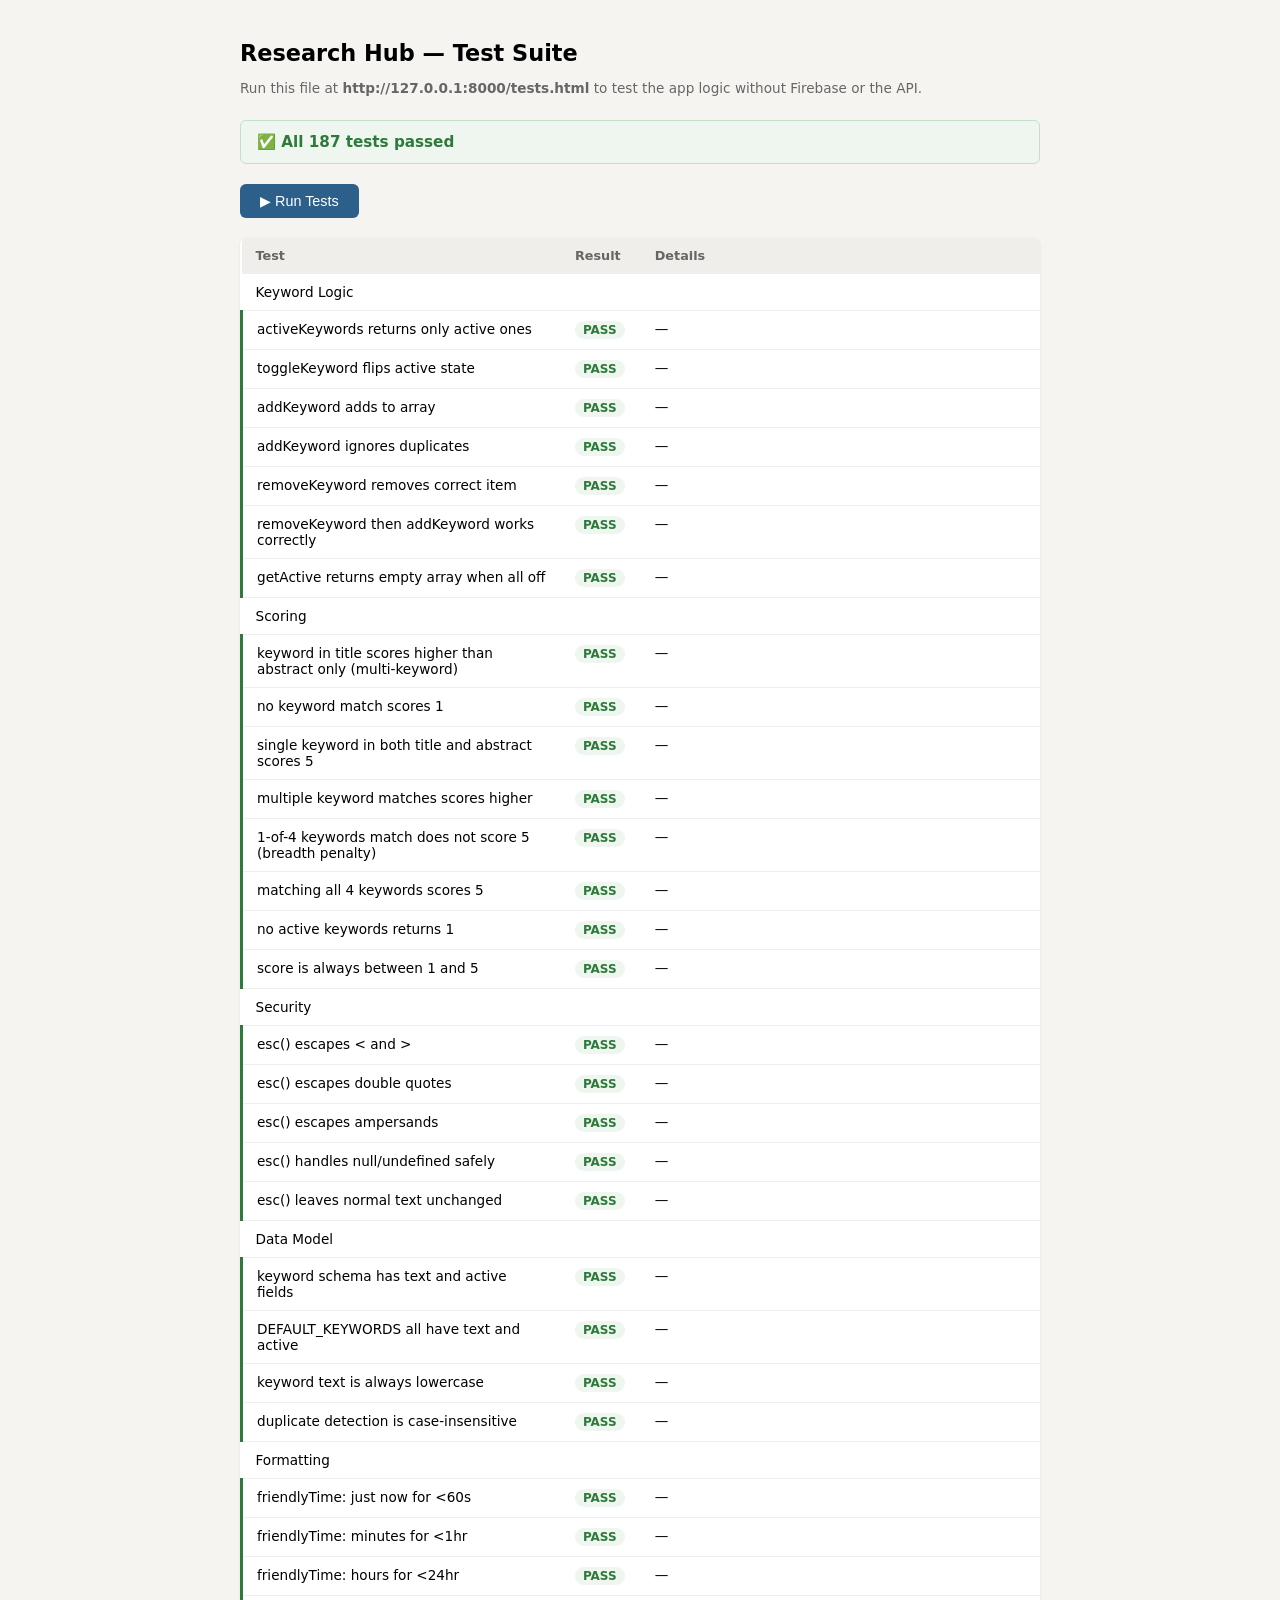
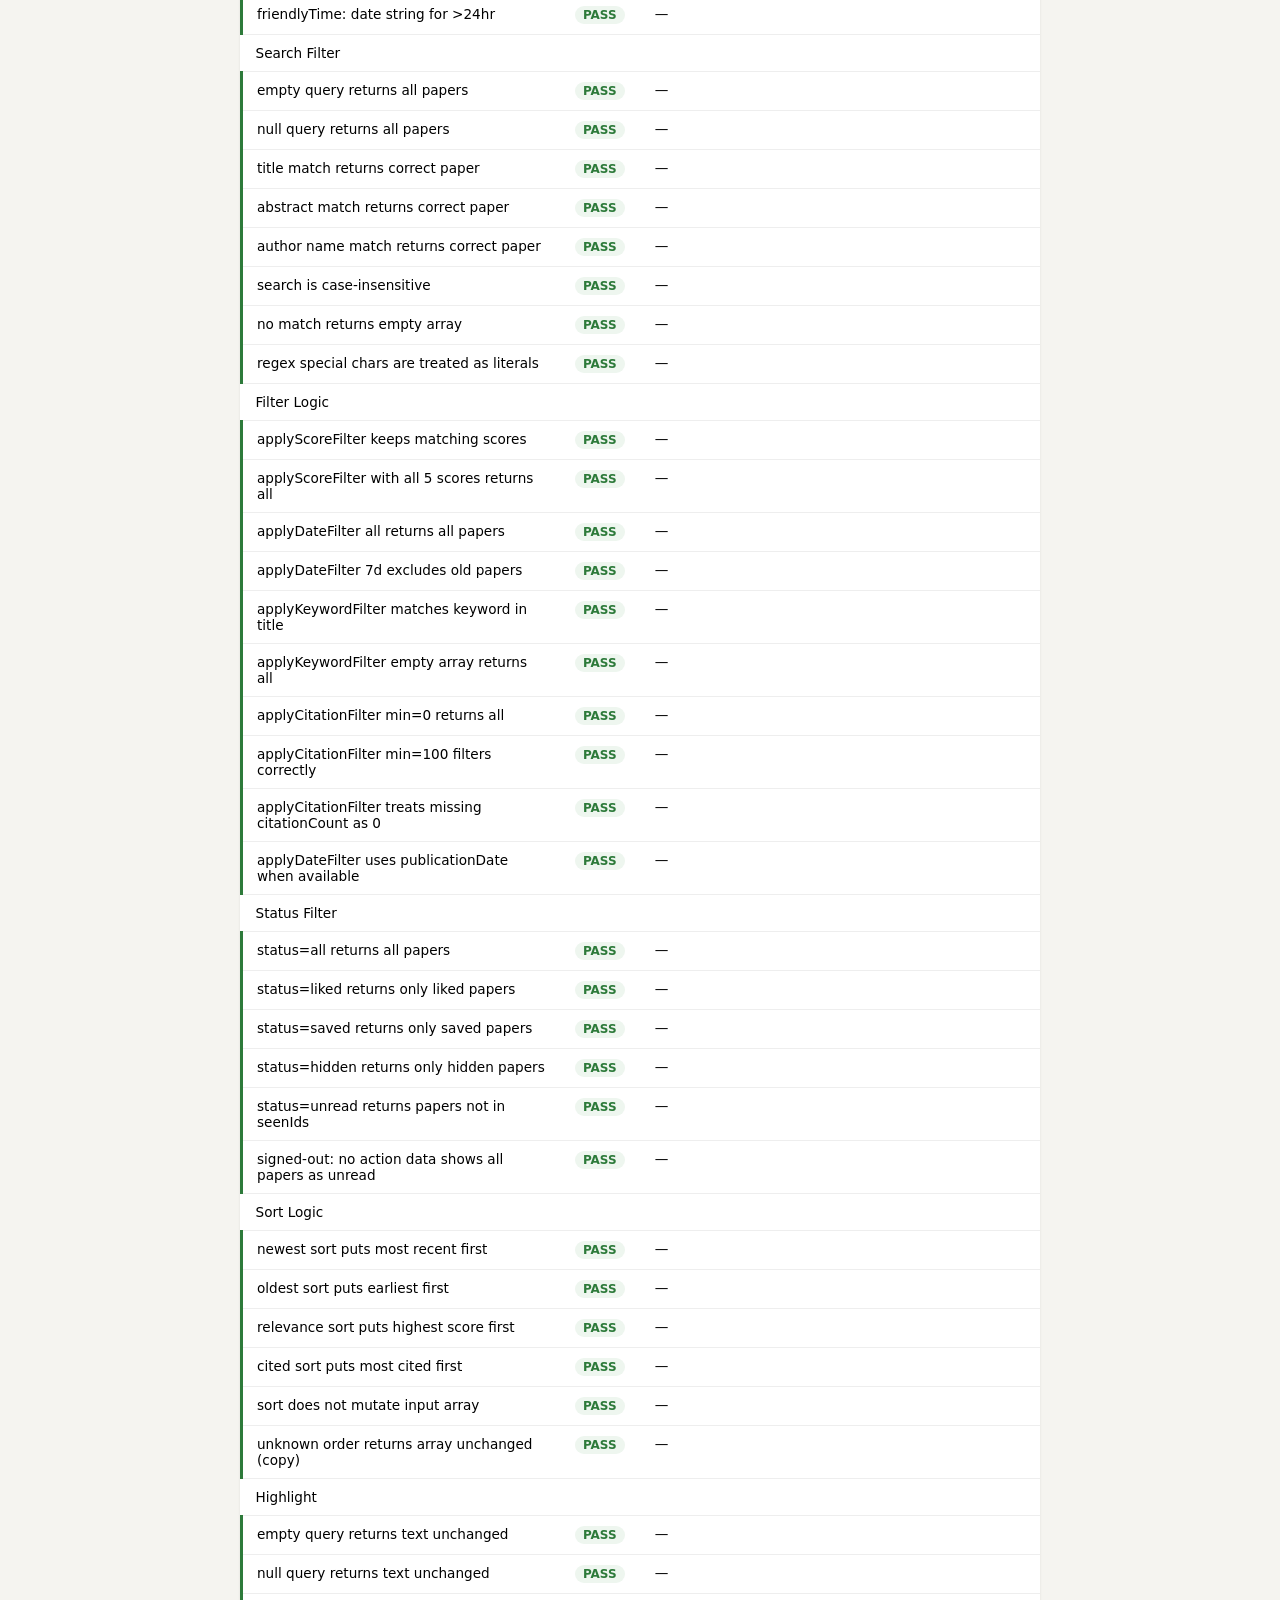
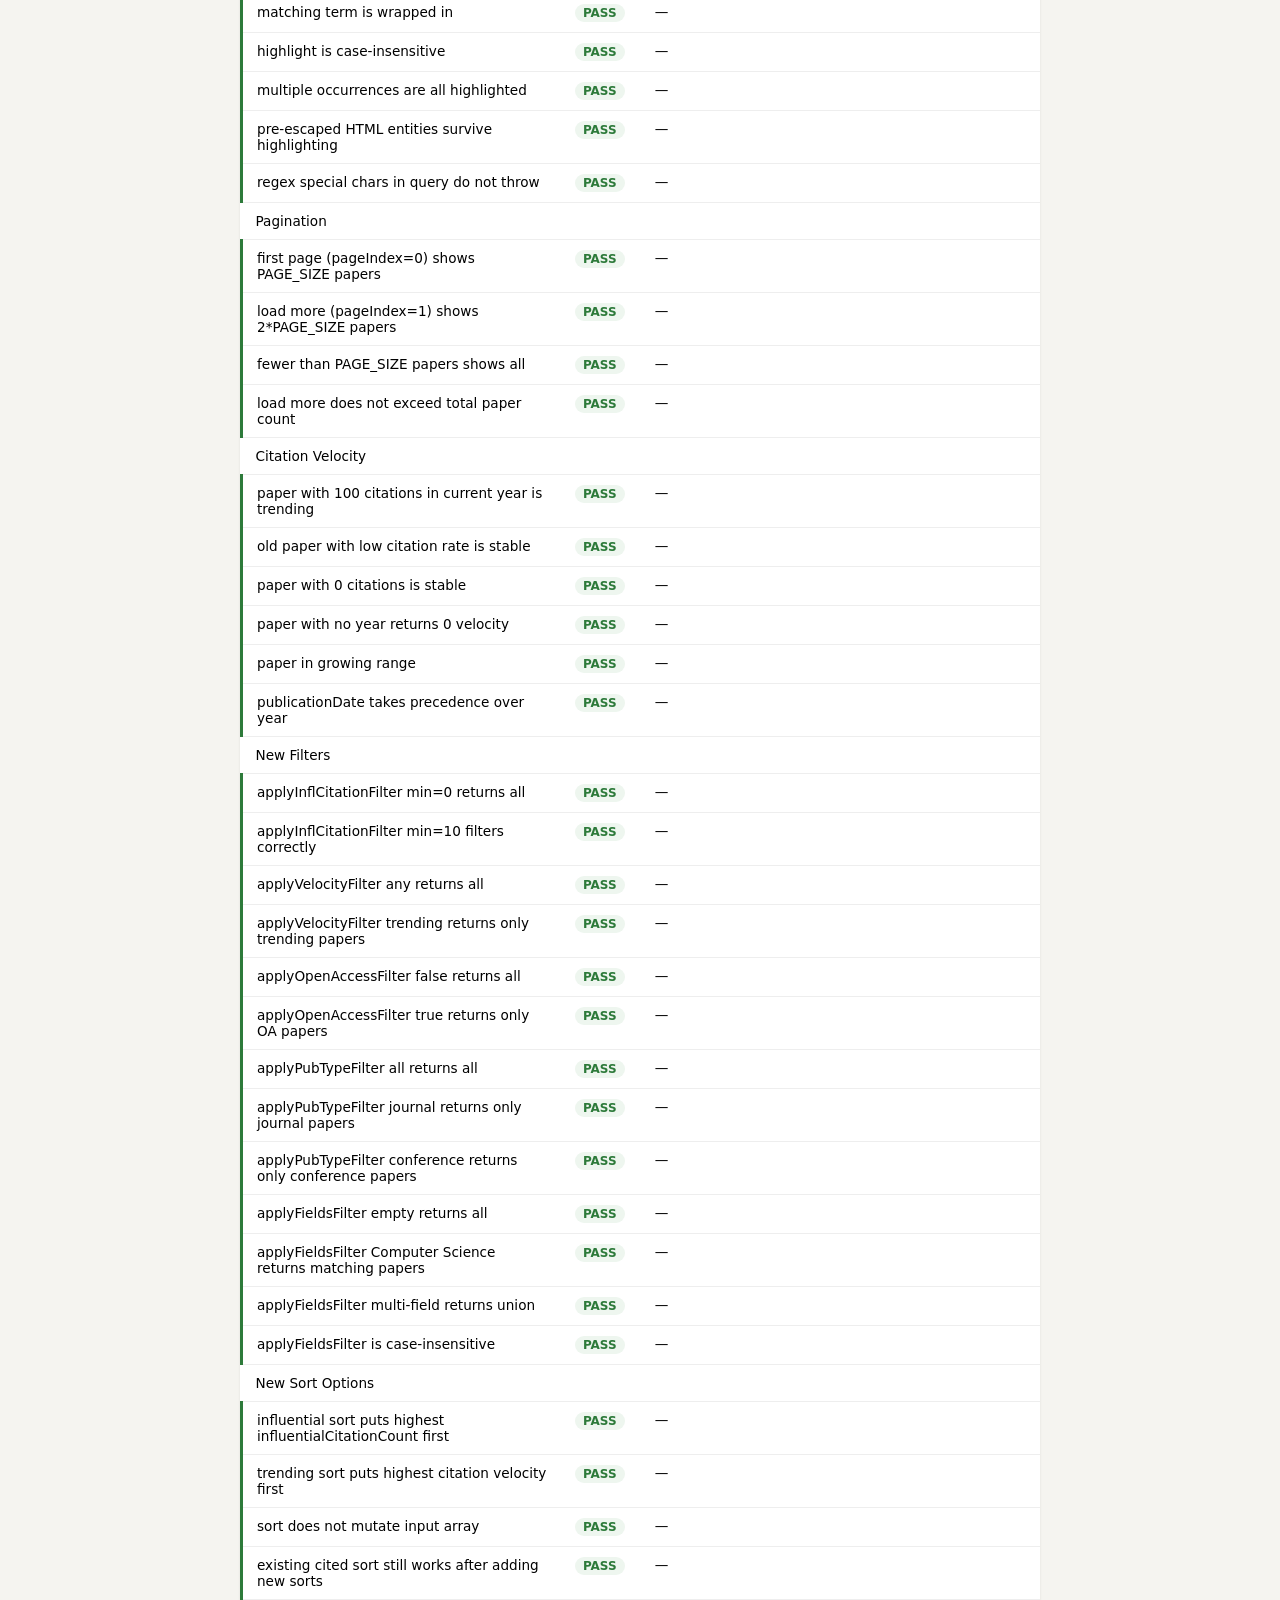
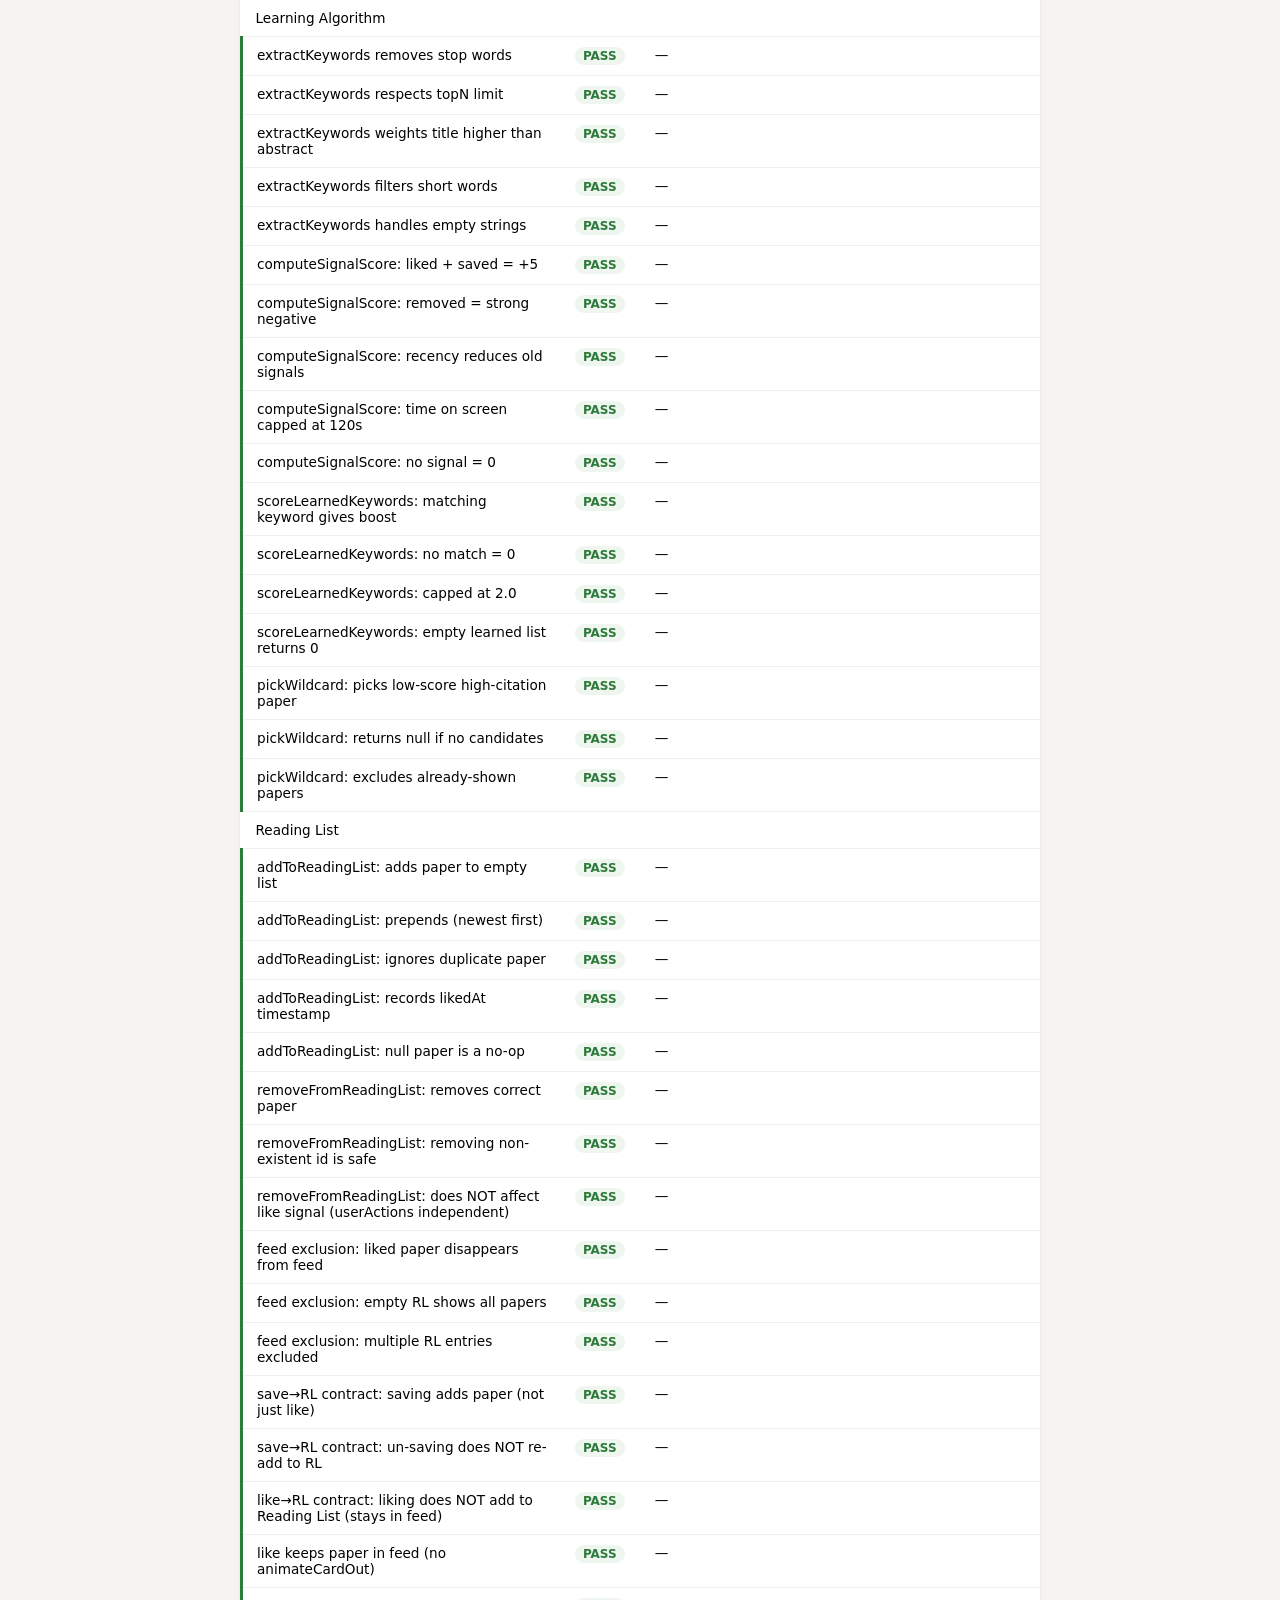
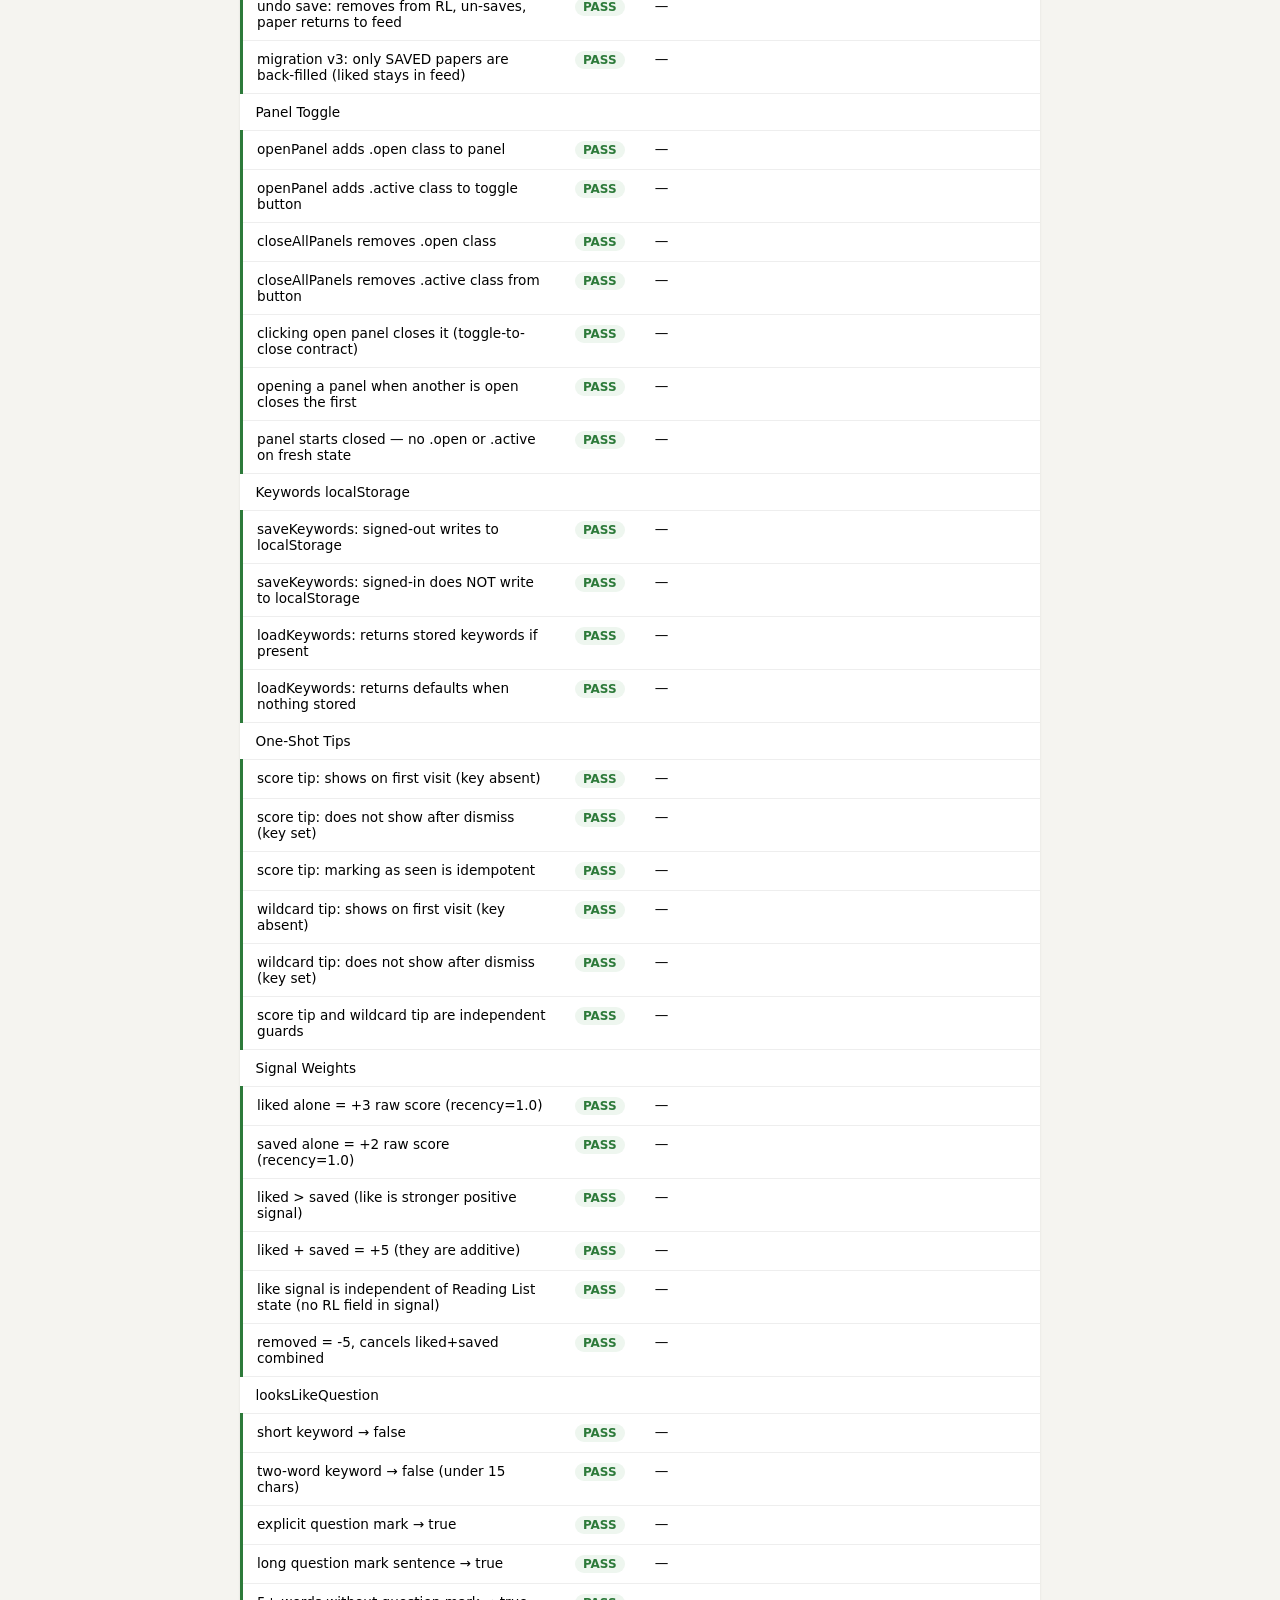
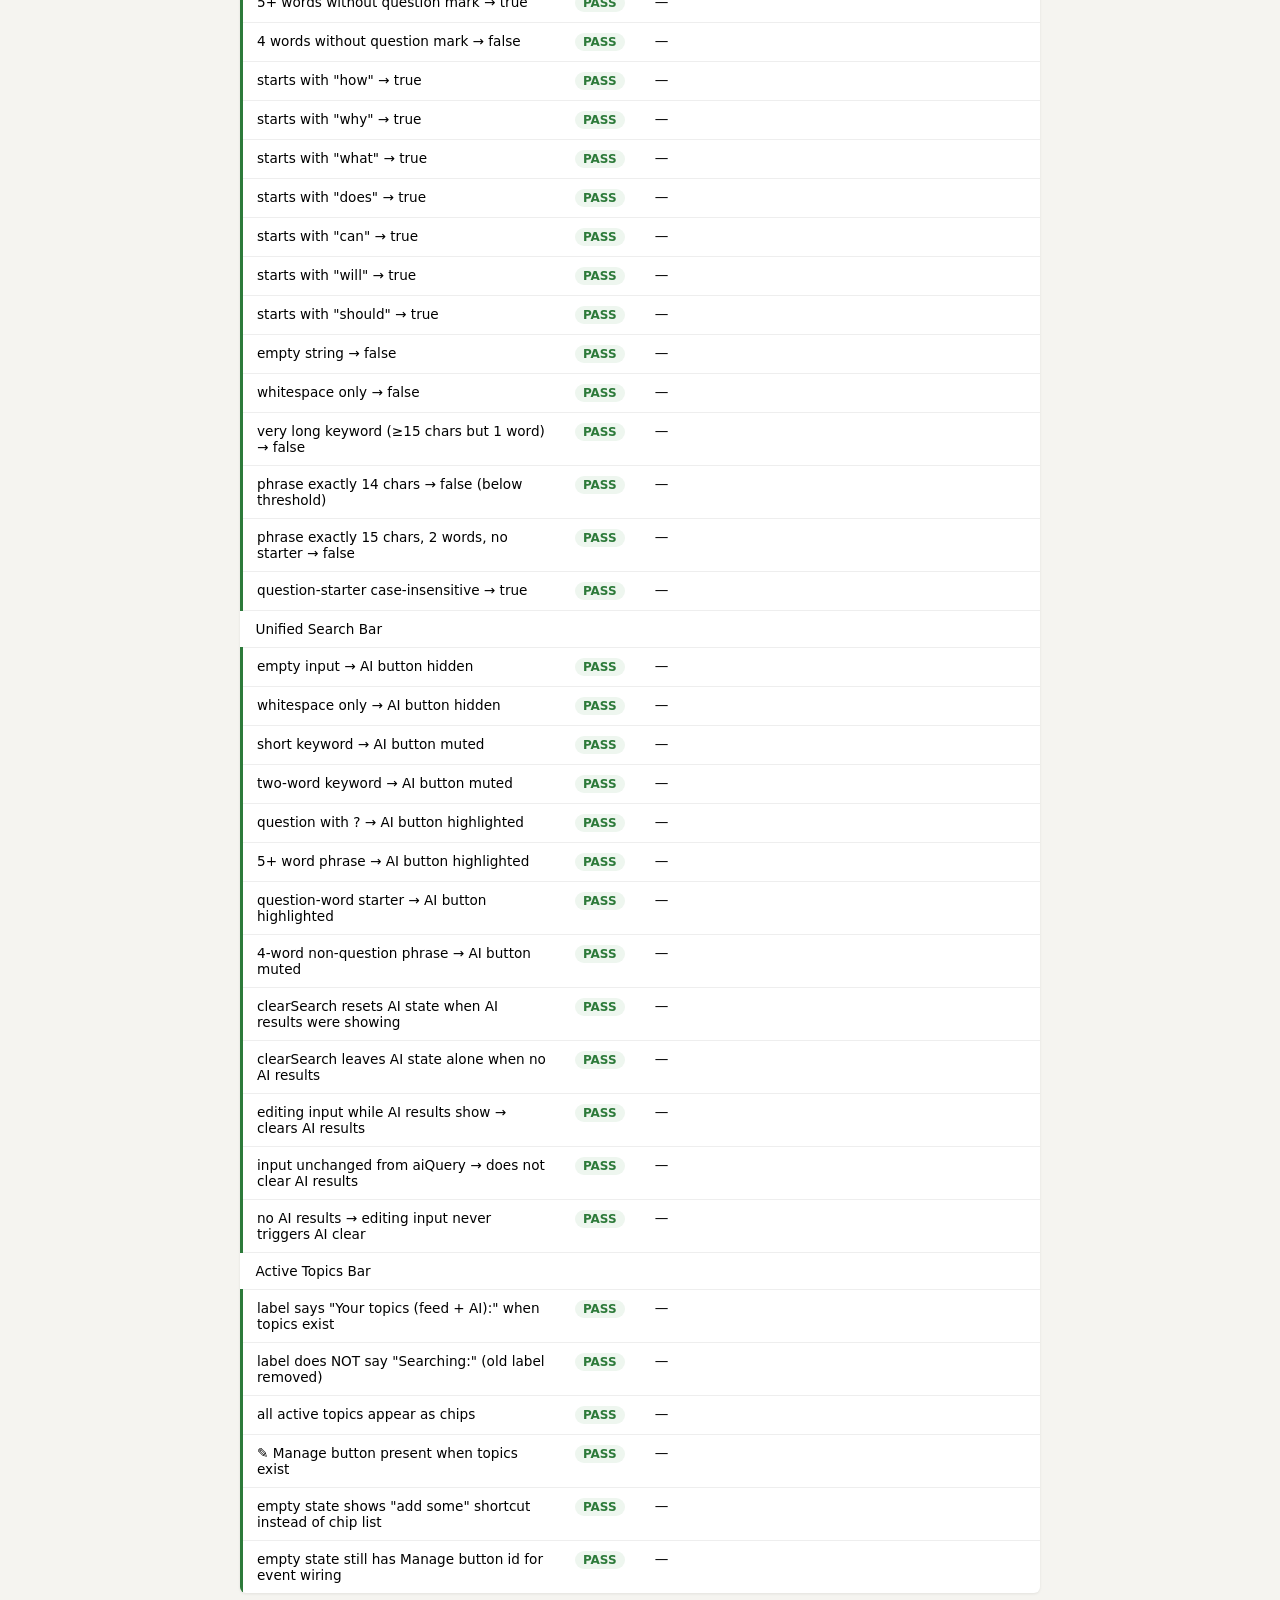
<file: tests.html>
<!DOCTYPE html>
<html lang="en">
<head>
  <meta charset="UTF-8" />
  <title>Research Hub — Test Suite</title>
  <style>
    body { font-family: system-ui, sans-serif; max-width: 800px; margin: 40px auto; padding: 0 20px; background: #f5f4f0; }
    h1   { font-size: 1.4rem; margin-bottom: 4px; }
    p.sub { color: #666; font-size: 0.85rem; margin-bottom: 24px; }

    #summary {
      padding: 12px 16px; border-radius: 6px; margin-bottom: 20px;
      font-weight: 600; font-size: 0.95rem;
    }
    #summary.pass { background: #eef6ef; color: #2d7a3a; border: 1px solid #c3e0c7; }
    #summary.fail { background: #fdf0ef; color: #c0392b; border: 1px solid #f0c4c0; }
    #summary.running { background: #e8f0f8; color: #2c5f8a; border: 1px solid #b0ccec; }

    table { width: 100%; border-collapse: collapse; background: #fff; border-radius: 6px; overflow: hidden; box-shadow: 0 1px 3px rgba(0,0,0,0.08); }
    th { background: #f0eeea; text-align: left; padding: 10px 14px; font-size: 0.8rem; color: #666; }
    td { padding: 10px 14px; border-top: 1px solid #eee; font-size: 0.85rem; vertical-align: top; }
    tr.pass td:first-child { border-left: 3px solid #2d7a3a; }
    tr.fail td:first-child { border-left: 3px solid #c0392b; }
    tr.skip td:first-child { border-left: 3px solid #999; }
    .badge { display: inline-block; padding: 2px 8px; border-radius: 10px; font-size: 0.75rem; font-weight: 600; }
    .badge.pass { background: #eef6ef; color: #2d7a3a; }
    .badge.fail { background: #fdf0ef; color: #c0392b; }
    .badge.skip { background: #f0f0f0; color: #999; }
    .error-msg { color: #c0392b; font-size: 0.8rem; margin-top: 4px; font-family: monospace; }
    button#runBtn {
      background: #2c5f8a; color: #fff; border: none; padding: 9px 20px;
      border-radius: 6px; font-size: 0.9rem; cursor: pointer; margin-bottom: 20px;
    }
    button#runBtn:hover { opacity: 0.85; }
    .section-header td { background: #f8f7f4; font-weight: 600; color: #444; font-size: 0.8rem; padding: 8px 14px; }
  </style>
</head>
<body>

<h1>Research Hub — Test Suite</h1>
<p class="sub">Run this file at <strong>http://127.0.0.1:8000/tests.html</strong> to test the app logic without Firebase or the API.</p>

<div id="summary" class="running">⏳ Click "Run Tests" to start…</div>
<button id="runBtn">▶ Run Tests</button>

<table>
  <thead>
    <tr>
      <th style="width:40%">Test</th>
      <th style="width:10%">Result</th>
      <th>Details</th>
    </tr>
  </thead>
  <tbody id="results"></tbody>
</table>

<script>
// ════════════════════════════════════════════════════════════
//  Research Hub Test Suite
//  Tests core app logic in isolation — no Firebase, no API.
//  Open at http://127.0.0.1:8000/tests.html to run.
// ════════════════════════════════════════════════════════════

// ── Minimal stubs so we can load the app logic without Firebase or DOM ──

// Stub Firebase globals so the app script doesn't crash on load
window.firebase = {
  initializeApp: () => {},
  auth: () => ({
    onAuthStateChanged: () => {},
    signInWithPopup: () => Promise.resolve(),
    signOut: () => Promise.resolve(),
  }),
  firestore: () => ({
    collection: () => ({ doc: () => ({
      get: () => Promise.resolve({ exists: false }),
      set: () => Promise.resolve(),
    }) }),
  }),
};
// Prevent auth observer from running during tests
window.__TEST_MODE__ = true;

// ── Test runner ──────────────────────────────────────────────

const results = [];

function test(section, name, fn) {
  results.push({ section, name, fn });
}

async function runAll() {
  const tbody = document.getElementById('results');
  const summary = document.getElementById('summary');
  tbody.innerHTML = '';
  summary.className = 'running';
  summary.textContent = '⏳ Running…';

  let passed = 0, failed = 0;
  let lastSection = '';

  for (const t of results) {
    // Section header row
    if (t.section !== lastSection) {
      lastSection = t.section;
      const hdr = document.createElement('tr');
      hdr.innerHTML = `<td class="section-header" colspan="3">${t.section}</td>`;
      tbody.appendChild(hdr);
    }

    const row = document.createElement('tr');
    try {
      await t.fn();
      passed++;
      row.className = 'pass';
      row.innerHTML = `
        <td>${t.name}</td>
        <td><span class="badge pass">PASS</span></td>
        <td>—</td>`;
    } catch (e) {
      failed++;
      row.className = 'fail';
      row.innerHTML = `
        <td>${t.name}</td>
        <td><span class="badge fail">FAIL</span></td>
        <td><div class="error-msg">${e.message}</div></td>`;
    }
    tbody.appendChild(row);
  }

  summary.className = failed === 0 ? 'pass' : 'fail';
  summary.textContent = failed === 0
    ? `✅ All ${passed} tests passed`
    : `❌ ${failed} failed, ${passed} passed`;
}

function assert(condition, msg) {
  if (!condition) throw new Error(msg || 'Assertion failed');
}
function assertEqual(a, b, msg) {
  if (a !== b) throw new Error((msg || 'Expected equal') + `: got ${JSON.stringify(a)}, expected ${JSON.stringify(b)}`);
}
function assertLength(arr, n, msg) {
  if (!Array.isArray(arr) || arr.length !== n) throw new Error((msg || 'Wrong length') + `: got ${arr ? arr.length : 'non-array'}, expected ${n}`);
}


// ════════════════════════════════════════════════════════════
//  SECTION 1 — Keyword management (core logic, no DOM)
// ════════════════════════════════════════════════════════════

// We replicate the pure logic functions here so tests run without
// the full app DOM. If you change these functions in index.html,
// update them here too.

function makeKeywords() {
  return [
    { text: 'social robots',          active: true  },
    { text: 'human-robot interaction', active: true  },
    { text: 'emotional contagion',    active: false },
  ];
}

function getActive(kws) {
  return kws.filter(k => k.active).map(k => k.text);
}

test('Keyword Logic', 'activeKeywords returns only active ones', () => {
  const kws = makeKeywords();
  const active = getActive(kws);
  assertLength(active, 2, 'active keywords count');
  assert(active.includes('social robots'), 'social robots should be active');
  assert(!active.includes('emotional contagion'), 'emotional contagion should be inactive');
});

test('Keyword Logic', 'toggleKeyword flips active state', () => {
  const kws = makeKeywords();
  kws[2].active = !kws[2].active; // toggle emotional contagion ON
  assert(kws[2].active, 'should be active after toggle');
  kws[2].active = !kws[2].active; // toggle back OFF
  assert(!kws[2].active, 'should be inactive after second toggle');
});

test('Keyword Logic', 'addKeyword adds to array', () => {
  const kws = makeKeywords();
  const text = 'carry-over effect';
  if (!kws.some(k => k.text === text)) kws.push({ text, active: true });
  assertLength(kws, 4, 'should have 4 keywords after add');
  assert(kws[3].active, 'new keyword should be active');
  assertEqual(kws[3].text, text, 'new keyword text');
});

test('Keyword Logic', 'addKeyword ignores duplicates', () => {
  const kws = makeKeywords();
  const text = 'social robots'; // already exists
  if (!kws.some(k => k.text === text)) kws.push({ text, active: true });
  assertLength(kws, 3, 'should still have 3 keywords (no duplicate)');
});

test('Keyword Logic', 'removeKeyword removes correct item', () => {
  const kws = makeKeywords();
  kws.splice(1, 1); // remove index 1 (human-robot interaction)
  assertLength(kws, 2, 'should have 2 keywords after remove');
  assert(!kws.some(k => k.text === 'human-robot interaction'), 'removed keyword should be gone');
  assert(kws.some(k => k.text === 'social robots'), 'other keywords should remain');
});

test('Keyword Logic', 'removeKeyword then addKeyword works correctly', () => {
  // This is the regression test for the bug where remove then add was broken
  const kws = makeKeywords();
  kws.splice(0, 1); // remove 'social robots'
  assertLength(kws, 2, 'should have 2 after remove');
  const newText = 'priming';
  if (!kws.some(k => k.text === newText)) kws.push({ text: newText, active: true });
  assertLength(kws, 3, 'should have 3 after adding new keyword');
  assert(kws.some(k => k.text === 'priming'), 'new keyword should exist');
  assert(!kws.some(k => k.text === 'social robots'), 'removed keyword should not exist');
});

test('Keyword Logic', 'getActive returns empty array when all off', () => {
  const kws = makeKeywords().map(k => ({ ...k, active: false }));
  const active = getActive(kws);
  assertLength(active, 0, 'no active keywords');
});


// ════════════════════════════════════════════════════════════
//  SECTION 2 — Relevance scoring
// ════════════════════════════════════════════════════════════

function scorepaperTest(paper, activeKws) {
  // Mirror of scorepaper() in index.html — must be kept in sync.
  if (activeKws.length === 0) return 1;
  const title    = (paper.title    || '').toLowerCase();
  const abstract = (paper.abstract || '').toLowerCase();
  let depthScore = 0;
  let matchedKws = 0;
  for (const kw of activeKws) {
    const kwLower    = kw.toLowerCase();
    const inTitle    = title.includes(kwLower);
    const inAbstract = abstract.includes(kwLower);
    if (inTitle || inAbstract) {
      matchedKws++;
      if (inTitle)    depthScore += 2;
      if (inAbstract) depthScore += 1;
    }
  }
  if (matchedKws === 0) return 1;
  const breadth  = matchedKws / activeKws.length;
  const depth    = depthScore / (matchedKws * 3);
  const combined = (breadth * 0.7) + (depth * 0.3);
  if (combined >= 0.75) return 5;
  if (combined >= 0.50) return 4;
  if (combined >= 0.30) return 3;
  if (combined >= 0.10) return 2;
  return 1;
}

test('Scoring', 'keyword in title scores higher than abstract only (multi-keyword)', () => {
  // With multiple keywords, breadth penalises partial matches.
  // Use 4 keywords; paper only matches 1 via title vs 1 via abstract.
  const kws = ['social robots', 'human robot interaction', 'priming', 'carryover'];
  const titleMatch    = { title: 'Social Robots in Education', abstract: 'This paper discusses learning.' };
  const abstractMatch = { title: 'Robots in Education', abstract: 'We study social robots in schools.' };
  const s1 = scorepaperTest(titleMatch, kws);
  const s2 = scorepaperTest(abstractMatch, kws);
  // breadth = 1/4 = 0.25 for both; depth differs (title=0.667 vs abstract=0.333)
  // s1: combined = 0.25×0.7 + 0.667×0.3 = 0.175+0.200 = 0.375 → 3
  // s2: combined = 0.25×0.7 + 0.333×0.3 = 0.175+0.100 = 0.275 → 2
  assert(s1 > s2, `title match (${s1}) should score higher than abstract-only match (${s2})`);
  assert(s1 >= 2 && s1 <= 5, `title match score ${s1} should be in range 2-5`);
  assert(s2 >= 1 && s2 <= 5, `abstract match score ${s2} should be in range 1-5`);
});

test('Scoring', 'no keyword match scores 1', () => {
  const score = scorepaperTest({ title: 'Quantum Physics', abstract: 'Laser beams.' }, ['social robots']);
  assertEqual(score, 1, 'unrelated paper should score 1');
});

test('Scoring', 'single keyword in both title and abstract scores 5', () => {
  // With only 1 keyword, breadth=1.0, depth=1.0, combined=1.0 → 5
  const kws = ['social robots'];
  const paper = { title: 'Social Robots in Education', abstract: 'Social robots improve outcomes.' };
  assertEqual(scorepaperTest(paper, kws), 5, 'title + abstract match (1 keyword) should score 5');
});

test('Scoring', 'multiple keyword matches scores higher', () => {
  const kws = ['social robots', 'emotional contagion'];
  const rich = { title: 'Social Robots and Emotional Contagion', abstract: 'Social robots spread emotional contagion.' };
  const poor = { title: 'Social Robots', abstract: 'A review.' };
  assert(scorepaperTest(rich, kws) > scorepaperTest(poor, kws), 'more matches = higher score');
});

test('Scoring', '1-of-4 keywords match does not score 5 (breadth penalty)', () => {
  // Core requirement: a paper matching only 1 of 4 active keywords cannot score 5/5,
  // even if that keyword appears in both title and abstract.
  const kws = ['human robot interaction', 'social modeling', 'social robots', 'carryover in hri'];
  const oneMatch = { title: 'Social Modeling in Teams', abstract: 'Social modeling drives group behaviour.' };
  const score = scorepaperTest(oneMatch, kws);
  // breadth = 1/4 = 0.25, depth = 1.0 → combined = 0.475 → score 3 (not 5)
  assert(score < 5, `1-of-4 keyword match should score < 5, got ${score}`);
  assert(score >= 2, `1-of-4 keyword match should score >= 2, got ${score}`);
});

test('Scoring', 'matching all 4 keywords scores 5', () => {
  const kws = ['human robot interaction', 'social modeling', 'social robots', 'carryover in hri'];
  const allMatch = {
    title: 'Human Robot Interaction: Social Robots, Social Modeling and Carryover in HRI',
    abstract: 'We examine human robot interaction alongside social modeling, social robots and carryover in hri.'
  };
  assertEqual(scorepaperTest(allMatch, kws), 5, 'all 4 keywords matched should score 5');
});

test('Scoring', 'no active keywords returns 1', () => {
  const score = scorepaperTest({ title: 'Any Paper', abstract: 'Any abstract.' }, []);
  assertEqual(score, 1, 'no active keywords should return 1');
});

test('Scoring', 'score is always between 1 and 5', () => {
  // New formula can produce all values 1-5 depending on breadth+depth
  const papers = [
    { title: 'Social Robots and HRI', abstract: 'Social robots for human-robot interaction.' },
    { title: 'Nothing relevant', abstract: 'Nothing here.' },
    { title: '', abstract: '' },
    { title: 'Social robots', abstract: 'Social robots are studied here.' },
  ];
  const kws = ['social robots', 'human-robot interaction'];
  for (const p of papers) {
    const s = scorepaperTest(p, kws);
    assert(s >= 1 && s <= 5, `score ${s} out of range for "${p.title}"`);
  }
});


// ════════════════════════════════════════════════════════════
//  SECTION 3 — HTML escaping (XSS prevention)
// ════════════════════════════════════════════════════════════

function esc(str) {
  return (str || '')
    .replace(/&/g, '&amp;')
    .replace(/</g, '&lt;')
    .replace(/>/g, '&gt;')
    .replace(/"/g, '&quot;');
}

test('Security', 'esc() escapes < and >', () => {
  assertEqual(esc('<script>'), '&lt;script&gt;', 'angle brackets');
});

test('Security', 'esc() escapes double quotes', () => {
  assertEqual(esc('"hello"'), '&quot;hello&quot;', 'double quotes');
});

test('Security', 'esc() escapes ampersands', () => {
  assertEqual(esc('a & b'), 'a &amp; b', 'ampersand');
});

test('Security', 'esc() handles null/undefined safely', () => {
  assertEqual(esc(null), '', 'null should return empty string');
  assertEqual(esc(undefined), '', 'undefined should return empty string');
});

test('Security', 'esc() leaves normal text unchanged', () => {
  assertEqual(esc('hello world 123'), 'hello world 123', 'normal text unchanged');
});


// ════════════════════════════════════════════════════════════
//  SECTION 4 — Data model integrity
// ════════════════════════════════════════════════════════════

test('Data Model', 'keyword schema has text and active fields', () => {
  const kw = { text: 'social robots', active: true };
  assert(typeof kw.text === 'string', 'text should be string');
  assert(typeof kw.active === 'boolean', 'active should be boolean');
});

test('Data Model', 'DEFAULT_KEYWORDS all have text and active', () => {
  const defaults = [
    { text: 'social robots',          active: true },
    { text: 'human-robot interaction', active: true },
    { text: 'emotional contagion',    active: true },
    { text: 'priming public spaces',  active: true },
    { text: 'non-humanoid robots',    active: true },
  ];
  for (const kw of defaults) {
    assert(typeof kw.text === 'string' && kw.text.length > 0, `keyword text invalid: ${JSON.stringify(kw)}`);
    assert(typeof kw.active === 'boolean', `keyword active invalid: ${JSON.stringify(kw)}`);
  }
});

test('Data Model', 'keyword text is always lowercase', () => {
  const text = '  Social Robots  ';
  const normalised = text.trim().toLowerCase();
  assertEqual(normalised, 'social robots', 'should be lowercased and trimmed');
});

test('Data Model', 'duplicate detection is case-insensitive', () => {
  const kws = [{ text: 'social robots', active: true }];
  const incoming = 'Social Robots'.trim().toLowerCase();
  const isDuplicate = kws.some(k => k.text === incoming);
  assert(isDuplicate, 'should detect duplicate regardless of case');
});


// ════════════════════════════════════════════════════════════
//  SECTION 5 — friendlyTime formatting
// ════════════════════════════════════════════════════════════

function friendlyTime(date) {
  const diff = Math.floor((Date.now() - date.getTime()) / 1000);
  if (diff < 60)    return 'just now';
  if (diff < 3600)  return `${Math.floor(diff / 60)} min ago`;
  if (diff < 86400) return `${Math.floor(diff / 3600)} hr ago`;
  return date.toLocaleDateString(undefined, { month: 'short', day: 'numeric' });
}

test('Formatting', 'friendlyTime: just now for <60s', () => {
  assertEqual(friendlyTime(new Date(Date.now() - 10000)), 'just now', '<60s should be "just now"');
});

test('Formatting', 'friendlyTime: minutes for <1hr', () => {
  const result = friendlyTime(new Date(Date.now() - 5 * 60 * 1000));
  assertEqual(result, '5 min ago', '5 minutes ago');
});

test('Formatting', 'friendlyTime: hours for <24hr', () => {
  const result = friendlyTime(new Date(Date.now() - 3 * 3600 * 1000));
  assertEqual(result, '3 hr ago', '3 hours ago');
});

test('Formatting', 'friendlyTime: date string for >24hr', () => {
  const old = new Date(Date.now() - 2 * 86400 * 1000);
  const result = friendlyTime(old);
  assert(typeof result === 'string' && result.length > 0, 'should return a date string for old dates');
  assert(!result.includes('ago'), 'should not say "ago" for dates > 24hr');
});


// ════════════════════════════════════════════════════════════
//  SECTION 6 — Search filter (applySearchFilter)
// ════════════════════════════════════════════════════════════

// Replicated from index.html — update both if logic changes
function applySearchFilter(arr, q) {
  if (!q || !q.trim()) return arr;
  const term = q.trim().toLowerCase();
  return arr.filter(p => {
    const title    = (p.title    || '').toLowerCase();
    const abstract = (p.abstract || '').toLowerCase();
    const authors  = (p.authors  || []).map(a => (a.name || '').toLowerCase()).join(' ');
    return title.includes(term) || abstract.includes(term) || authors.includes(term);
  });
}

const samplePapers = [
  { paperId: 'p1', title: 'Social Robots in Public Spaces', abstract: 'We study robots.', authors: [{ name: 'Alice Smith' }] },
  { paperId: 'p2', title: 'Emotional Contagion',           abstract: 'About social robots and emotions.', authors: [{ name: 'Bob Jones' }] },
  { paperId: 'p3', title: 'Quantum Physics',               abstract: 'Laser beams and quarks.',            authors: [{ name: 'Carol White' }] },
];

test('Search Filter', 'empty query returns all papers', () => {
  assertLength(applySearchFilter(samplePapers, ''), 3, 'empty query = all');
});

test('Search Filter', 'null query returns all papers', () => {
  assertLength(applySearchFilter(samplePapers, null), 3, 'null query = all');
});

test('Search Filter', 'title match returns correct paper', () => {
  const res = applySearchFilter(samplePapers, 'quantum');
  assertLength(res, 1, 'one title match');
  assertEqual(res[0].paperId, 'p3', 'correct paper id');
});

test('Search Filter', 'abstract match returns correct paper', () => {
  const res = applySearchFilter(samplePapers, 'emotions');
  assertLength(res, 1, 'one abstract match');
  assertEqual(res[0].paperId, 'p2', 'correct paper id');
});

test('Search Filter', 'author name match returns correct paper', () => {
  const res = applySearchFilter(samplePapers, 'carol');
  assertLength(res, 1, 'one author match');
  assertEqual(res[0].paperId, 'p3', 'correct paper id');
});

test('Search Filter', 'search is case-insensitive', () => {
  const res = applySearchFilter(samplePapers, 'SOCIAL ROBOTS');
  assert(res.length >= 1, 'case-insensitive match should work');
});

test('Search Filter', 'no match returns empty array', () => {
  assertLength(applySearchFilter(samplePapers, 'zzznomatch'), 0, 'no match = empty');
});

test('Search Filter', 'regex special chars are treated as literals', () => {
  // Query contains regex special chars — should not throw, just return 0 matches
  let threw = false;
  try { applySearchFilter(samplePapers, '(robots|lasers)'); }
  catch (e) { threw = true; }
  assert(!threw, 'regex special chars should not throw');
});


// ════════════════════════════════════════════════════════════
//  SECTION 7 — Filter functions
// ════════════════════════════════════════════════════════════

// applyScoreFilter
function applyScoreFilter(arr, scores) {
  if (!scores || scores.length === 5) return arr;
  return arr.filter(p => scores.includes(p.score));
}

// applyDateFilter
function applyDateFilter(arr, range) {
  if (range === 'all') return arr;
  const now = Date.now();
  const cutoffMs = { '7d': 7*24*60*60*1000, '30d': 30*24*60*60*1000, '90d': 90*24*60*60*1000, '1y': 365*24*60*60*1000 }[range];
  if (!cutoffMs) return arr;
  const cutoff = now - cutoffMs;
  return arr.filter(p => {
    const dateStr = p.publicationDate || (p.year ? `${p.year}-01-01` : null);
    if (!dateStr) return false;
    const ts = new Date(dateStr).getTime();
    return !isNaN(ts) && ts >= cutoff;
  });
}

// applyKeywordFilter
function applyKeywordFilter(arr, kws) {
  if (!kws || kws.length === 0) return arr;
  const kwsLower = kws.map(k => k.toLowerCase());
  return arr.filter(p => {
    const text = ((p.title || '') + ' ' + (p.abstract || '')).toLowerCase();
    return kwsLower.some(kw => text.includes(kw));
  });
}

// applyCitationFilter
function applyCitationFilter(arr, min) {
  if (!min || min === 0) return arr;
  return arr.filter(p => (p.citationCount || 0) >= min);
}

const scoredPapers = [
  { paperId: 'a', score: 5, publicationDate: null, year: 2024, citationCount: 200, title: 'social robots', abstract: '' },
  { paperId: 'b', score: 3, publicationDate: null, year: 2020, citationCount: 5,   title: 'robots',        abstract: '' },
  { paperId: 'c', score: 1, publicationDate: null, year: 2015, citationCount: 0,   title: 'lasers',        abstract: '' },
];

test('Filter Logic', 'applyScoreFilter keeps matching scores', () => {
  const res = applyScoreFilter(scoredPapers, [5]);
  assertLength(res, 1, 'only score-5 papers');
  assertEqual(res[0].paperId, 'a', 'correct paper');
});

test('Filter Logic', 'applyScoreFilter with all 5 scores returns all', () => {
  assertLength(applyScoreFilter(scoredPapers, [1,2,3,4,5]), 3, 'all scores = all papers');
});

test('Filter Logic', 'applyDateFilter all returns all papers', () => {
  assertLength(applyDateFilter(scoredPapers, 'all'), 3, '"all" returns everything');
});

test('Filter Logic', 'applyDateFilter 7d excludes old papers', () => {
  // Year 2015 paper should be excluded by 7d filter
  const res = applyDateFilter(scoredPapers, '7d');
  assert(!res.some(p => p.paperId === 'c'), 'old paper excluded by 7d filter');
});

test('Filter Logic', 'applyKeywordFilter matches keyword in title', () => {
  const res = applyKeywordFilter(scoredPapers, ['social robots']);
  assertLength(res, 1, 'one title match');
  assertEqual(res[0].paperId, 'a', 'correct paper');
});

test('Filter Logic', 'applyKeywordFilter empty array returns all', () => {
  assertLength(applyKeywordFilter(scoredPapers, []), 3, 'empty kw filter = all');
});

test('Filter Logic', 'applyCitationFilter min=0 returns all', () => {
  assertLength(applyCitationFilter(scoredPapers, 0), 3, 'min=0 = all');
});

test('Filter Logic', 'applyCitationFilter min=100 filters correctly', () => {
  const res = applyCitationFilter(scoredPapers, 100);
  assertLength(res, 1, 'only paper with >=100 citations');
  assertEqual(res[0].paperId, 'a', 'correct paper');
});

test('Filter Logic', 'applyCitationFilter treats missing citationCount as 0', () => {
  const papers = [{ paperId: 'x', title: 'test' }]; // no citationCount field
  assertLength(applyCitationFilter(papers, 10), 0, 'missing citationCount treated as 0');
});

test('Filter Logic', 'applyDateFilter uses publicationDate when available', () => {
  // Paper with publicationDate set to today should survive 7d filter
  const today = new Date().toISOString().slice(0, 10);
  const recentPaper = [{ paperId: 'r', publicationDate: today, title: 'test' }];
  const res = applyDateFilter(recentPaper, '7d');
  assertLength(res, 1, 'today\'s paper survives 7d filter');
});


// ════════════════════════════════════════════════════════════
//  SECTION 8 — Status filter (applyStatusFilter)
// ════════════════════════════════════════════════════════════

function applyStatusFilter(arr, status, actions, seenIds) {
  if (status === 'all') return arr;
  return arr.filter(p => {
    const a = actions[p.paperId] || {};
    if (status === 'liked')  return !!a.liked;
    if (status === 'saved')  return !!a.saved;
    if (status === 'hidden') return !!a.hidden;
    if (status === 'unread') return !seenIds.has(p.paperId);
    return true;
  });
}

const actionPapers = [
  { paperId: 'x1', title: 'Paper 1' },
  { paperId: 'x2', title: 'Paper 2' },
  { paperId: 'x3', title: 'Paper 3' },
];
const testActions = {
  x1: { liked: true, saved: false, hidden: false },
  x2: { liked: false, saved: true, hidden: false },
  x3: { liked: false, saved: false, hidden: true },
};
const testSeenIds = new Set(['x1', 'x2']); // x3 is unread

test('Status Filter', 'status=all returns all papers', () => {
  assertLength(applyStatusFilter(actionPapers, 'all', testActions, testSeenIds), 3, 'all status = all papers');
});

test('Status Filter', 'status=liked returns only liked papers', () => {
  const res = applyStatusFilter(actionPapers, 'liked', testActions, testSeenIds);
  assertLength(res, 1, 'one liked paper');
  assertEqual(res[0].paperId, 'x1', 'correct paper');
});

test('Status Filter', 'status=saved returns only saved papers', () => {
  const res = applyStatusFilter(actionPapers, 'saved', testActions, testSeenIds);
  assertLength(res, 1, 'one saved paper');
  assertEqual(res[0].paperId, 'x2', 'correct paper');
});

test('Status Filter', 'status=hidden returns only hidden papers', () => {
  const res = applyStatusFilter(actionPapers, 'hidden', testActions, testSeenIds);
  assertLength(res, 1, 'one hidden paper');
  assertEqual(res[0].paperId, 'x3', 'correct paper');
});

test('Status Filter', 'status=unread returns papers not in seenIds', () => {
  const res = applyStatusFilter(actionPapers, 'unread', testActions, testSeenIds);
  assertLength(res, 1, 'one unread paper');
  assertEqual(res[0].paperId, 'x3', 'x3 is unread');
});

test('Status Filter', 'signed-out: no action data shows all papers as unread', () => {
  // With empty actions and empty seenIds, all papers are unread
  const emptyActions = {};
  const emptySeenIds = new Set();
  const res = applyStatusFilter(actionPapers, 'unread', emptyActions, emptySeenIds);
  assertLength(res, 3, 'all papers unread when no seen IDs');
});


// ════════════════════════════════════════════════════════════
//  SECTION 9 — Sort order (applySortOrder)
// ════════════════════════════════════════════════════════════

function applySortOrder(arr, order) {
  const a = arr.slice();
  if (order === 'newest') {
    return a.sort((x, y) => {
      const dx = x.publicationDate || (x.year ? `${x.year}-12-31` : '0000-01-01');
      const dy = y.publicationDate || (y.year ? `${y.year}-12-31` : '0000-01-01');
      return dy.localeCompare(dx);
    });
  }
  if (order === 'oldest') {
    return a.sort((x, y) => {
      const dx = x.publicationDate || (x.year ? `${x.year}-01-01` : '9999-12-31');
      const dy = y.publicationDate || (y.year ? `${y.year}-01-01` : '9999-12-31');
      return dx.localeCompare(dy);
    });
  }
  if (order === 'relevance') return a.sort((x, y) => y.score - x.score);
  if (order === 'cited')     return a.sort((x, y) => (y.citationCount || 0) - (x.citationCount || 0));
  return a;
}

const sortablePapers = [
  { paperId: 's1', score: 5, year: 2023, publicationDate: '2023-06-01', citationCount: 50  },
  { paperId: 's2', score: 3, year: 2021, publicationDate: '2021-03-15', citationCount: 200 },
  { paperId: 's3', score: 1, year: 2024, publicationDate: '2024-11-20', citationCount: 10  },
];

test('Sort Logic', 'newest sort puts most recent first', () => {
  const res = applySortOrder(sortablePapers, 'newest');
  assertEqual(res[0].paperId, 's3', 'most recent (2024) first');
  assertEqual(res[2].paperId, 's2', 'oldest (2021) last');
});

test('Sort Logic', 'oldest sort puts earliest first', () => {
  const res = applySortOrder(sortablePapers, 'oldest');
  assertEqual(res[0].paperId, 's2', 'oldest (2021) first');
  assertEqual(res[2].paperId, 's3', 'most recent (2024) last');
});

test('Sort Logic', 'relevance sort puts highest score first', () => {
  const res = applySortOrder(sortablePapers, 'relevance');
  assertEqual(res[0].paperId, 's1', 'score-5 first');
  assertEqual(res[2].paperId, 's3', 'score-1 last');
});

test('Sort Logic', 'cited sort puts most cited first', () => {
  const res = applySortOrder(sortablePapers, 'cited');
  assertEqual(res[0].paperId, 's2', 'most cited (200) first');
  assertEqual(res[2].paperId, 's3', 'least cited (10) last');
});

test('Sort Logic', 'sort does not mutate input array', () => {
  const original = [...sortablePapers];
  applySortOrder(sortablePapers, 'newest');
  for (let i = 0; i < original.length; i++) {
    assertEqual(sortablePapers[i].paperId, original[i].paperId, `input[${i}] should be unchanged`);
  }
});

test('Sort Logic', 'unknown order returns array unchanged (copy)', () => {
  const res = applySortOrder(sortablePapers, 'mystery');
  assertLength(res, sortablePapers.length, 'same length');
});


// ════════════════════════════════════════════════════════════
//  SECTION 10 — Search highlight (highlightSearchTerms)
// ════════════════════════════════════════════════════════════

function highlightSearchTerms(text, q) {
  if (!q || !q.trim()) return text;
  const escaped = q.trim().replace(/[.*+?^${}()|[\]\\]/g, '\\$&');
  const regex   = new RegExp(escaped, 'gi');
  return text.replace(regex, match => `<mark class="search-highlight">${match}</mark>`);
}

test('Highlight', 'empty query returns text unchanged', () => {
  const text = 'Social robots in public spaces';
  assertEqual(highlightSearchTerms(text, ''), text, 'empty query unchanged');
});

test('Highlight', 'null query returns text unchanged', () => {
  const text = 'Social robots';
  assertEqual(highlightSearchTerms(text, null), text, 'null query unchanged');
});

test('Highlight', 'matching term is wrapped in <mark>', () => {
  const res = highlightSearchTerms('Social robots', 'robots');
  assert(res.includes('<mark class="search-highlight">'), 'mark tag present');
  assert(res.includes('</mark>'), 'closing mark present');
});

test('Highlight', 'highlight is case-insensitive', () => {
  const res = highlightSearchTerms('Social Robots', 'robots');
  assert(res.includes('<mark'), 'case-insensitive match highlighted');
});

test('Highlight', 'multiple occurrences are all highlighted', () => {
  const res = highlightSearchTerms('robots and robots', 'robots');
  const count = (res.match(/<mark/g) || []).length;
  assertEqual(count, 2, 'two occurrences should be highlighted');
});

test('Highlight', 'pre-escaped HTML entities survive highlighting', () => {
  // Input is already HTML-escaped. The function should not double-escape.
  const escaped = 'A &lt;script&gt; tag';
  const res = highlightSearchTerms(escaped, 'script');
  // The entity &lt;script&gt; does contain the literal text "script" (after the semicolon/lt)
  // so the mark should appear around "script" within the entity sequence
  assert(!res.includes('<script>'), 'raw script tag should not appear');
});

test('Highlight', 'regex special chars in query do not throw', () => {
  let threw = false;
  try { highlightSearchTerms('test (robots)', '(robots)'); }
  catch (e) { threw = true; }
  assert(!threw, 'regex special chars should not throw');
});


// ════════════════════════════════════════════════════════════
//  SECTION 11 — Pagination
// ════════════════════════════════════════════════════════════

const PAGE_SIZE_TEST = 20;

function getPageSlice(papersArr, pageIdx) {
  return papersArr.slice(0, (pageIdx + 1) * PAGE_SIZE_TEST);
}

// Make N fake papers
function makePapers(n) {
  return Array.from({ length: n }, (_, i) => ({ paperId: `paper-${i}`, title: `Paper ${i}` }));
}

test('Pagination', 'first page (pageIndex=0) shows PAGE_SIZE papers', () => {
  const all = makePapers(50);
  assertLength(getPageSlice(all, 0), PAGE_SIZE_TEST, 'first page = PAGE_SIZE');
});

test('Pagination', 'load more (pageIndex=1) shows 2*PAGE_SIZE papers', () => {
  const all = makePapers(50);
  assertLength(getPageSlice(all, 1), 2 * PAGE_SIZE_TEST, 'second page = 2*PAGE_SIZE');
});

test('Pagination', 'fewer than PAGE_SIZE papers shows all', () => {
  const all = makePapers(7);
  assertLength(getPageSlice(all, 0), 7, 'all 7 shown when fewer than PAGE_SIZE');
});

test('Pagination', 'load more does not exceed total paper count', () => {
  const all = makePapers(25);
  const slice = getPageSlice(all, 1); // would be 40, but only 25 exist
  assertLength(slice, 25, 'capped at total count');
});


// ════════════════════════════════════════════════════════════
//  SECTION 12 — Citation velocity helpers
// ════════════════════════════════════════════════════════════

// Replicated from index.html — update both if logic changes
function citationVelocityTest(paper) {
  const count   = paper.citationCount || 0;
  const pubYear = paper.publicationDate
    ? new Date(paper.publicationDate).getFullYear()
    : (paper.year || null);
  if (!pubYear) return 0;
  const yearsOld = Math.max(1, new Date().getFullYear() - pubYear + 1);
  return count / yearsOld;
}

function velocityLabelTest(paper) {
  const v = citationVelocityTest(paper);
  if (v >= 20) return 'trending';
  if (v >= 5)  return 'growing';
  return 'stable';
}

const currentYear = new Date().getFullYear();

test('Citation Velocity', 'paper with 100 citations in current year is trending', () => {
  const p = { citationCount: 100, year: currentYear };
  // yearsOld = max(1, currentYear - currentYear + 1) = 1 → 100/1 = 100 ≥ 20
  assertEqual(velocityLabelTest(p), 'trending', 'current-year paper with 100 citations = trending');
});

test('Citation Velocity', 'old paper with low citation rate is stable', () => {
  // 30 citations over 10+ years = ~2.7/yr < 5
  const p = { citationCount: 30, year: currentYear - 10 };
  assertEqual(velocityLabelTest(p), 'stable', '30 cites over 10+ years = stable');
});

test('Citation Velocity', 'paper with 0 citations is stable', () => {
  const p = { citationCount: 0, year: 2020 };
  assertEqual(velocityLabelTest(p), 'stable', '0 citations = stable');
});

test('Citation Velocity', 'paper with no year returns 0 velocity', () => {
  const p = { citationCount: 500 }; // no year, no publicationDate
  assertEqual(citationVelocityTest(p), 0, 'missing year = 0 velocity');
});

test('Citation Velocity', 'paper in growing range', () => {
  // 50 citations, published 5 years ago → 50/6 ≈ 8.3/yr → growing
  const p = { citationCount: 50, year: currentYear - 5 };
  assertEqual(velocityLabelTest(p), 'growing', '~8/yr = growing');
});

test('Citation Velocity', 'publicationDate takes precedence over year', () => {
  // citationCount=25, published exactly currentYear → velocity = 25/1 = 25 ≥ 20 → trending
  const today = new Date().toISOString().slice(0, 10);
  const p = { citationCount: 25, year: 2000, publicationDate: today };
  assertEqual(velocityLabelTest(p), 'trending', 'publicationDate wins over year field');
});


// ════════════════════════════════════════════════════════════
//  SECTION 13 — New filter functions
// ════════════════════════════════════════════════════════════

function applyInflCitationFilter(arr, min) {
  if (!min || min === 0) return arr;
  return arr.filter(p => (p.influentialCitationCount || 0) >= min);
}

function applyVelocityFilter(arr, v) {
  if (!v || v === 'any') return arr;
  return arr.filter(p => velocityLabelTest(p) === v);
}

function applyOpenAccessFilter(arr, oa) {
  if (!oa) return arr;
  return arr.filter(p => !!p.isOpenAccess);
}

function applyPubTypeFilter(arr, type) {
  if (!type || type === 'all') return arr;
  return arr.filter(p => {
    const venueType = (p.publicationVenue?.type || '').toLowerCase();
    if (type === 'journal')    return venueType.includes('journal');
    if (type === 'conference') return venueType.includes('conference') || venueType.includes('workshop');
    if (type === 'preprint')   return venueType.includes('preprint') || venueType.includes('arxiv') ||
                                      (p.externalIds?.ArXiv && !venueType);
    return true;
  });
}

function applyFieldsFilter(arr, fields) {
  if (!fields || fields.length === 0) return arr;
  const fLower = fields.map(f => f.toLowerCase());
  return arr.filter(p =>
    (p.fieldsOfStudy || []).some(f => fLower.includes(f.toLowerCase()))
  );
}

const newFilterPapers = [
  {
    paperId: 'n1',
    citationCount: 200, influentialCitationCount: 20,
    year: currentYear - 2, isOpenAccess: true,
    publicationVenue: { type: 'journal', name: 'Nature' },
    fieldsOfStudy: ['Computer Science', 'Psychology'],
  },
  {
    paperId: 'n2',
    citationCount: 5, influentialCitationCount: 2,
    year: 2015, isOpenAccess: false,
    publicationVenue: { type: 'conference', name: 'HRI 2015' },
    fieldsOfStudy: ['Robotics'],
  },
  {
    paperId: 'n3',
    citationCount: 0, influentialCitationCount: 0,
    year: currentYear, isOpenAccess: false,
    publicationVenue: null,
    externalIds: { ArXiv: '2301.12345' },
    fieldsOfStudy: ['Psychology'],
  },
];

test('New Filters', 'applyInflCitationFilter min=0 returns all', () => {
  assertLength(applyInflCitationFilter(newFilterPapers, 0), 3, 'min=0 = all');
});

test('New Filters', 'applyInflCitationFilter min=10 filters correctly', () => {
  const res = applyInflCitationFilter(newFilterPapers, 10);
  assertLength(res, 1, 'only n1 has ≥10 influential citations');
  assertEqual(res[0].paperId, 'n1', 'correct paper');
});

test('New Filters', 'applyVelocityFilter any returns all', () => {
  assertLength(applyVelocityFilter(newFilterPapers, 'any'), 3, 'any = all');
});

test('New Filters', 'applyVelocityFilter trending returns only trending papers', () => {
  // n1: 200 cites / 3 yrs ≈ 67/yr → trending
  // n3: 0 cites → stable
  const res = applyVelocityFilter(newFilterPapers, 'trending');
  assert(res.some(p => p.paperId === 'n1'), 'n1 is trending');
  assert(!res.some(p => p.paperId === 'n2'), 'n2 is not trending');
});

test('New Filters', 'applyOpenAccessFilter false returns all', () => {
  assertLength(applyOpenAccessFilter(newFilterPapers, false), 3, 'false = all');
});

test('New Filters', 'applyOpenAccessFilter true returns only OA papers', () => {
  const res = applyOpenAccessFilter(newFilterPapers, true);
  assertLength(res, 1, 'one OA paper');
  assertEqual(res[0].paperId, 'n1', 'n1 is OA');
});

test('New Filters', 'applyPubTypeFilter all returns all', () => {
  assertLength(applyPubTypeFilter(newFilterPapers, 'all'), 3, 'all = all');
});

test('New Filters', 'applyPubTypeFilter journal returns only journal papers', () => {
  const res = applyPubTypeFilter(newFilterPapers, 'journal');
  assertLength(res, 1, 'one journal paper');
  assertEqual(res[0].paperId, 'n1', 'n1 is a journal paper');
});

test('New Filters', 'applyPubTypeFilter conference returns only conference papers', () => {
  const res = applyPubTypeFilter(newFilterPapers, 'conference');
  assertLength(res, 1, 'one conference paper');
  assertEqual(res[0].paperId, 'n2', 'n2 is a conference paper');
});

test('New Filters', 'applyFieldsFilter empty returns all', () => {
  assertLength(applyFieldsFilter(newFilterPapers, []), 3, 'empty fields = all');
});

test('New Filters', 'applyFieldsFilter Computer Science returns matching papers', () => {
  const res = applyFieldsFilter(newFilterPapers, ['Computer Science']);
  assertLength(res, 1, 'one CS paper');
  assertEqual(res[0].paperId, 'n1', 'n1 has Computer Science field');
});

test('New Filters', 'applyFieldsFilter multi-field returns union', () => {
  // Robotics OR Psychology → n2 and n3 (both have Psychology or Robotics)
  const res = applyFieldsFilter(newFilterPapers, ['Robotics', 'Psychology']);
  assert(res.length >= 2, 'at least 2 papers match Robotics or Psychology');
});

test('New Filters', 'applyFieldsFilter is case-insensitive', () => {
  const res = applyFieldsFilter(newFilterPapers, ['computer science']);
  assertLength(res, 1, 'case-insensitive match works');
  assertEqual(res[0].paperId, 'n1', 'correct paper');
});


// ════════════════════════════════════════════════════════════
//  SECTION 14 — New sort options (influential, trending)
// ════════════════════════════════════════════════════════════

// Extends the existing applySortOrder test helper
function applySortOrderFull(arr, order) {
  const a = arr.slice();
  if (order === 'newest') {
    return a.sort((x, y) => {
      const dx = x.publicationDate || (x.year ? `${x.year}-12-31` : '0000-01-01');
      const dy = y.publicationDate || (y.year ? `${y.year}-12-31` : '0000-01-01');
      return dy.localeCompare(dx);
    });
  }
  if (order === 'oldest') {
    return a.sort((x, y) => {
      const dx = x.publicationDate || (x.year ? `${x.year}-01-01` : '9999-12-31');
      const dy = y.publicationDate || (y.year ? `${y.year}-01-01` : '9999-12-31');
      return dx.localeCompare(dy);
    });
  }
  if (order === 'relevance') return a.sort((x, y) => y.score - x.score);
  if (order === 'cited')     return a.sort((x, y) => (y.citationCount || 0) - (x.citationCount || 0));
  if (order === 'influential') return a.sort((x, y) => (y.influentialCitationCount || 0) - (x.influentialCitationCount || 0));
  if (order === 'trending')  return a.sort((x, y) => citationVelocityTest(y) - citationVelocityTest(x));
  return a;
}

const sortablePapersFull = [
  { paperId: 'f1', score: 5, year: 2023, publicationDate: '2023-06-01', citationCount: 50,  influentialCitationCount: 20 },
  { paperId: 'f2', score: 3, year: 2021, publicationDate: '2021-03-15', citationCount: 200, influentialCitationCount: 5  },
  { paperId: 'f3', score: 1, year: currentYear, publicationDate: `${currentYear}-01-01`, citationCount: 80,  influentialCitationCount: 30 },
];

test('New Sort Options', 'influential sort puts highest influentialCitationCount first', () => {
  const res = applySortOrderFull(sortablePapersFull, 'influential');
  assertEqual(res[0].paperId, 'f3', 'f3 has most influential citations (30)');
  assertEqual(res[2].paperId, 'f2', 'f2 has fewest influential citations (5)');
});

test('New Sort Options', 'trending sort puts highest citation velocity first', () => {
  // f3: 80 cites in 1 year = 80/yr
  // f1: 50 cites in ~3 years ≈ 17/yr
  // f2: 200 cites in ~5 years ≈ 40/yr
  const res = applySortOrderFull(sortablePapersFull, 'trending');
  assertEqual(res[0].paperId, 'f3', 'f3 has highest velocity (80+/yr)');
});

test('New Sort Options', 'sort does not mutate input array', () => {
  const original = [...sortablePapersFull];
  applySortOrderFull(sortablePapersFull, 'influential');
  for (let i = 0; i < original.length; i++) {
    assertEqual(sortablePapersFull[i].paperId, original[i].paperId, `input[${i}] unchanged`);
  }
});

test('New Sort Options', 'existing cited sort still works after adding new sorts', () => {
  const res = applySortOrderFull(sortablePapersFull, 'cited');
  assertEqual(res[0].paperId, 'f2', 'f2 has most total citations (200)');
  assertEqual(res[2].paperId, 'f1', 'f1 has fewest total citations (50)');
});


// ════════════════════════════════════════════════════════════
//  SECTION 15 — Smart Relevance Learning Algorithm
//  Tests pure functions only (Firebase calls excluded).
// ════════════════════════════════════════════════════════════

// ── Mirror STOP_WORDS from index.html ────────────────────────
const STOP_WORDS_TEST = new Set([
  'the','a','an','and','or','but','in','on','at','to','for','of','with','by',
  'from','as','is','are','was','were','be','been','being','have','has','had',
  'do','does','did','will','would','could','should','may','might','this','that',
  'these','those','it','its','we','our','they','their','study','paper','research',
  'using','used','results','show','shows','showed','approach','method','methods',
  'system','based','new','also','can','two','one','both','between','more','most',
  'such','than','when','which','who','how','data','model','propose','proposed',
  'present','demonstrate','find','found','analysis','evaluate','evaluation',
  'provide','different','task','tasks','work','works','high','large','small',
  'number','recent','review','effect','effects','related','across','within',
  'toward','through','during','while','where','other','each','into','over',
]);

function extractKeywordsTest(title, abstract, topN = 3) {
  const text   = `${title} ${title} ${abstract}`.toLowerCase();
  const tokens = text.split(/[^a-z]+/).filter(w => w.length >= 4 && !STOP_WORDS_TEST.has(w));
  const freq   = {};
  for (const t of tokens) freq[t] = (freq[t] || 0) + 1;
  return Object.entries(freq)
    .sort((a, b) => b[1] - a[1])
    .slice(0, topN)
    .map(([word]) => word);
}

// ── extractKeywords tests ─────────────────────────────────────

test('Learning Algorithm', 'extractKeywords removes stop words', () => {
  const result = extractKeywordsTest('The Study of Robots', 'This paper is about robots and the study', 3);
  assert(!result.includes('the'), 'should not include "the"');
  assert(!result.includes('study'), 'should not include "study" (stop word)');
  assert(!result.includes('paper'), 'should not include "paper" (stop word)');
});

test('Learning Algorithm', 'extractKeywords respects topN limit', () => {
  const result = extractKeywordsTest('social robots human interaction priming contagion', '', 3);
  assertEqual(result.length, 3, 'should return exactly 3 keywords');
});

test('Learning Algorithm', 'extractKeywords weights title higher than abstract', () => {
  // "robot" appears 2x in title (doubled) + 1x in abstract = 3x
  // "emotion" appears only 1x in abstract = 1x
  const result = extractKeywordsTest('robot interaction robot', 'emotion drives human behavior', 2);
  assertEqual(result[0], 'robot', 'title word "robot" should rank higher than abstract-only word');
});

test('Learning Algorithm', 'extractKeywords filters short words', () => {
  const result = extractKeywordsTest('AI robots HCI', 'HRI is key for UX', 5);
  assert(result.every(w => w.length >= 4), 'all extracted words should be ≥4 chars');
});

test('Learning Algorithm', 'extractKeywords handles empty strings', () => {
  const result = extractKeywordsTest('', '', 3);
  assertEqual(result.length, 0, 'empty input yields no keywords');
});

// ── computeSignalScore tests ──────────────────────────────────

function computeSignalScoreTest(signal) {
  if (!signal) return 0;
  const updatedAt = signal._fakeDate || new Date(0);
  const daysAgo   = (Date.now() - updatedAt.getTime()) / (1000 * 60 * 60 * 24);
  const recency   = daysAgo <= 7 ? 1.0 : daysAgo <= 30 ? 0.7 : 0.4;
  let raw = 0;
  if (signal.liked)    raw += 3;
  if (signal.saved)    raw += 2;
  if (signal.removed)  raw -= 5;
  if (signal.expanded) raw += 1;
  if (signal.clicked)  raw += 2;
  raw += Math.min(signal.secondsVisible || 0, 120) / 10 * 0.5;
  return raw * recency;
}

test('Learning Algorithm', 'computeSignalScore: liked + saved = +5', () => {
  const score = computeSignalScoreTest({ liked: true, saved: true, _fakeDate: new Date() });
  assertEqual(score, 5, 'liked(+3) + saved(+2) = 5 with full recency');
});

test('Learning Algorithm', 'computeSignalScore: removed = strong negative', () => {
  const score = computeSignalScoreTest({ removed: true, _fakeDate: new Date() });
  assertEqual(score, -5, 'removed should give -5');
});

test('Learning Algorithm', 'computeSignalScore: recency reduces old signals', () => {
  const recent = computeSignalScoreTest({ liked: true, _fakeDate: new Date() });
  const old31  = computeSignalScoreTest({ liked: true, _fakeDate: new Date(Date.now() - 31*24*60*60*1000) });
  assert(recent > old31, 'recent signal should score higher than 31-day-old signal');
  assertEqual(old31, 3 * 0.4, '31+ days old gets 40% recency weight');
});

test('Learning Algorithm', 'computeSignalScore: time on screen capped at 120s', () => {
  const capped  = computeSignalScoreTest({ secondsVisible: 300, _fakeDate: new Date() });
  const maxTime = computeSignalScoreTest({ secondsVisible: 120, _fakeDate: new Date() });
  assertEqual(capped, maxTime, 'time cap at 120s prevents unbounded score');
  assertEqual(maxTime, 120 / 10 * 0.5, '120s = 6 points');
});

test('Learning Algorithm', 'computeSignalScore: no signal = 0', () => {
  assertEqual(computeSignalScoreTest(null), 0, 'null signal returns 0');
});

// ── scoreLearnedKeywords tests ────────────────────────────────

function scoreLearnedKeywordsTest(paper, learnedKws) {
  if (!learnedKws.length) return 0;
  const text = `${paper.title || ''} ${paper.abstract || ''}`.toLowerCase();
  let boost  = 0;
  for (const lk of learnedKws) {
    if (text.includes(lk.text.toLowerCase())) boost += lk.weight * 0.3;
  }
  return Math.min(2, boost);
}

test('Learning Algorithm', 'scoreLearnedKeywords: matching keyword gives boost', () => {
  const paper   = { title: 'Emotional Contagion in Robots', abstract: '' };
  const learned = [{ text: 'emotional', weight: 1.0 }, { text: 'contagion', weight: 1.0 }];
  const boost   = scoreLearnedKeywordsTest(paper, learned);
  assert(boost > 0, 'matching learned keyword should give positive boost');
});

test('Learning Algorithm', 'scoreLearnedKeywords: no match = 0', () => {
  const paper   = { title: 'Quantum Physics', abstract: 'Laser beams.' };
  const learned = [{ text: 'robots', weight: 1.5 }];
  assertEqual(scoreLearnedKeywordsTest(paper, learned), 0, 'no match returns 0');
});

test('Learning Algorithm', 'scoreLearnedKeywords: capped at 2.0', () => {
  const paper   = { title: 'robots emotions priming contagion social', abstract: 'robots emotions priming' };
  const learned = Array(10).fill(null).map((_, i) => ({ text: ['robots','emotions','priming','contagion','social'][i % 5], weight: 3.0 }));
  const boost   = scoreLearnedKeywordsTest(paper, learned);
  assert(boost <= 2, 'boost should be capped at 2.0');
});

test('Learning Algorithm', 'scoreLearnedKeywords: empty learned list returns 0', () => {
  const paper = { title: 'Social Robots', abstract: 'Study of robots.' };
  assertEqual(scoreLearnedKeywordsTest(paper, []), 0, 'empty learned list gives 0');
});

// ── pickWildcard tests ────────────────────────────────────────

function pickWildcardTest(allPapersArr, alreadyShown) {
  const shownIds   = new Set(alreadyShown.map(p => p.paperId));
  const candidates = allPapersArr
    .filter(p => !shownIds.has(p.paperId) && p.score <= 2 && (p.influentialCitationCount || 0) >= 3)
    .sort((a, b) => (b.influentialCitationCount || 0) - (a.influentialCitationCount || 0));
  if (!candidates.length) return null;
  return { ...candidates[0], isWildcard: true };
}

test('Learning Algorithm', 'pickWildcard: picks low-score high-citation paper', () => {
  const all = [
    { paperId: 'a', score: 5, influentialCitationCount: 100 }, // high score — not a wildcard candidate
    { paperId: 'b', score: 1, influentialCitationCount: 15 },  // low score, cited — good wildcard
    { paperId: 'c', score: 2, influentialCitationCount: 5 },   // low score, cited — ok wildcard
    { paperId: 'd', score: 1, influentialCitationCount: 0 },   // low score, not cited — skip
  ];
  const wildcard = pickWildcardTest(all, []);
  assertEqual(wildcard?.paperId, 'b', 'should pick paper b (highest infl. citations among low-score papers)');
  assert(wildcard?.isWildcard === true, 'should be tagged as wildcard');
});

test('Learning Algorithm', 'pickWildcard: returns null if no candidates', () => {
  const all = [
    { paperId: 'a', score: 5, influentialCitationCount: 100 }, // high score, not a candidate
    { paperId: 'b', score: 1, influentialCitationCount: 0 },   // low citations, not a candidate
  ];
  const wildcard = pickWildcardTest(all, []);
  assertEqual(wildcard, null, 'returns null when no suitable wildcard exists');
});

test('Learning Algorithm', 'pickWildcard: excludes already-shown papers', () => {
  const all = [
    { paperId: 'a', score: 1, influentialCitationCount: 20 },
    { paperId: 'b', score: 1, influentialCitationCount: 10 },
  ];
  const wildcard = pickWildcardTest(all, [{ paperId: 'a' }]);
  assertEqual(wildcard?.paperId, 'b', 'should skip paper a (already shown)');
});


// ════════════════════════════════════════════════════════════
//  SECTION 16 — Reading List logic
//  Tests the addToReadingList / removeFromReadingList contract
//  and the feed-exclusion rule — all in pure JS, no DOM.
// ════════════════════════════════════════════════════════════

// ── Standalone Reading List helpers (mirroring index.html logic) ──

function makeReadingList() { return []; }

function rlAdd(list, paper) {
  if (!paper) return list;
  if (list.some(e => e.paper.paperId === paper.paperId)) return list; // no duplicates
  return [{ paper, likedAt: new Date().toISOString() }, ...list];    // newest first
}

function rlRemove(list, paperId) {
  return list.filter(e => e.paper.paperId !== paperId);
}

function rlContains(list, paperId) {
  return list.some(e => e.paper.paperId === paperId);
}

// Simulates the feed-exclusion rule in applyFiltersAndSort():
// papers already in the Reading List are hidden from the main feed.
function rlExcludeFeed(allPapers, readingList) {
  return allPapers.filter(p => !rlContains(readingList, p.paperId));
}

function makePaper(id, title = 'Test Paper') {
  return { paperId: id, title, score: 3, authors: [], abstract: '' };
}

// ── Tests ──

test('Reading List', 'addToReadingList: adds paper to empty list', () => {
  const paper = makePaper('p1');
  const list = rlAdd(makeReadingList(), paper);
  assertLength(list, 1, 'should have 1 entry');
  assertEqual(list[0].paper.paperId, 'p1', 'entry should be p1');
});

test('Reading List', 'addToReadingList: prepends (newest first)', () => {
  let list = makeReadingList();
  list = rlAdd(list, makePaper('p1'));
  list = rlAdd(list, makePaper('p2'));
  assertEqual(list[0].paper.paperId, 'p2', 'p2 was added last, should be first');
  assertEqual(list[1].paper.paperId, 'p1', 'p1 was added first, should be second');
});

test('Reading List', 'addToReadingList: ignores duplicate paper', () => {
  let list = makeReadingList();
  list = rlAdd(list, makePaper('p1'));
  list = rlAdd(list, makePaper('p1')); // add same paper again
  assertLength(list, 1, 'duplicate should not be added');
});

test('Reading List', 'addToReadingList: records likedAt timestamp', () => {
  const before = Date.now();
  const list = rlAdd(makeReadingList(), makePaper('p1'));
  const after = Date.now();
  const ts = new Date(list[0].likedAt).getTime();
  assert(ts >= before && ts <= after, 'likedAt should be a recent timestamp');
});

test('Reading List', 'addToReadingList: null paper is a no-op', () => {
  const list = rlAdd(makeReadingList(), null);
  assertLength(list, 0, 'null paper should not add an entry');
});

test('Reading List', 'removeFromReadingList: removes correct paper', () => {
  let list = makeReadingList();
  list = rlAdd(list, makePaper('p1'));
  list = rlAdd(list, makePaper('p2'));
  list = rlRemove(list, 'p1');
  assertLength(list, 1, 'should have 1 entry after removal');
  assert(!rlContains(list, 'p1'), 'p1 should be gone');
  assert(rlContains(list, 'p2'), 'p2 should remain');
});

test('Reading List', 'removeFromReadingList: removing non-existent id is safe', () => {
  let list = makeReadingList();
  list = rlAdd(list, makePaper('p1'));
  list = rlRemove(list, 'does-not-exist');
  assertLength(list, 1, 'list length should be unchanged');
});

test('Reading List', 'removeFromReadingList: does NOT affect like signal (userActions independent)', () => {
  // Simulates the contract: RL removal must not touch userActions
  const userActions = { p1: { liked: true, saved: false } };
  let list = makeReadingList();
  list = rlAdd(list, makePaper('p1'));
  list = rlRemove(list, 'p1');
  // userActions must be untouched — RL is purely a UI queue
  assert(userActions.p1.liked === true, 'like signal must be preserved after RL removal');
  assertLength(list, 0, 'RL should be empty');
});

test('Reading List', 'feed exclusion: liked paper disappears from feed', () => {
  const papers = [makePaper('p1'), makePaper('p2'), makePaper('p3')];
  let rl = makeReadingList();
  rl = rlAdd(rl, makePaper('p1'));
  const feed = rlExcludeFeed(papers, rl);
  assertLength(feed, 2, 'feed should have 2 papers (p1 excluded)');
  assert(!feed.some(p => p.paperId === 'p1'), 'p1 should be excluded from feed');
  assert(feed.some(p => p.paperId === 'p2'), 'p2 should still be in feed');
  assert(feed.some(p => p.paperId === 'p3'), 'p3 should still be in feed');
});

test('Reading List', 'feed exclusion: empty RL shows all papers', () => {
  const papers = [makePaper('p1'), makePaper('p2')];
  const feed = rlExcludeFeed(papers, makeReadingList());
  assertLength(feed, 2, 'all papers should appear when RL is empty');
});

test('Reading List', 'feed exclusion: multiple RL entries excluded', () => {
  const papers = [makePaper('p1'), makePaper('p2'), makePaper('p3')];
  let rl = makeReadingList();
  rl = rlAdd(rl, makePaper('p1'));
  rl = rlAdd(rl, makePaper('p3'));
  const feed = rlExcludeFeed(papers, rl);
  assertLength(feed, 1, 'only p2 should remain in feed');
  assertEqual(feed[0].paperId, 'p2', 'remaining paper should be p2');
});

test('Reading List', 'save→RL contract: saving adds paper (not just like)', () => {
  // Simulates the fixed handlePaperAction save branch:
  // when newVal===true, addToReadingList must be called.
  // We verify the logic contract independently.
  const paper = makePaper('p1');
  const userActions = { p1: { saved: false } };
  const newVal = !userActions.p1.saved; // toggle: false→true
  let rl = makeReadingList();
  if (newVal && paper) {
    rl = rlAdd(rl, paper);
  }
  assert(rlContains(rl, 'p1'), 'saving a paper should add it to Reading List');
});

test('Reading List', 'save→RL contract: un-saving does NOT re-add to RL', () => {
  // Un-saving (newVal===false) must not call addToReadingList
  const paper = makePaper('p1');
  const userActions = { p1: { saved: true } };
  const newVal = !userActions.p1.saved; // toggle: true→false (un-save)
  let rl = makeReadingList();
  if (newVal && paper) {
    rl = rlAdd(rl, paper); // this branch should NOT be reached
  }
  assert(!rlContains(rl, 'p1'), 'un-saving should not add paper to Reading List');
});

test('Reading List', 'like→RL contract: liking does NOT add to Reading List (stays in feed)', () => {
  // P2-6 change: Like is now a pure learning signal — card stays in feed, NOT added to RL.
  // Only Save moves a paper to the Reading List.
  const paper = makePaper('p1');
  const userActions = { p1: { liked: false } };
  const newVal = !userActions.p1.liked;
  let rl = makeReadingList();
  // Like branch: update card display only — do NOT call rlAdd
  if (newVal && paper) {
    // (addLearnedKeywords + rescore + updateCardActionDisplay — no RL add)
    userActions.p1.liked = true;
  }
  assert(!rlContains(rl, 'p1'), 'liking a paper should NOT add it to Reading List');
  assertEqual(userActions.p1.liked, true, 'like signal should be set');
});

test('Reading List', 'like keeps paper in feed (no animateCardOut)', () => {
  // After liking, the paper remains in the feed (not excluded by rlExcludeFeed)
  const paper = makePaper('p1');
  const allPapers = [makePaper('p2'), paper];
  const rl = makeReadingList(); // RL is empty — like does not add to it
  const feed = rlExcludeFeed(allPapers, rl);
  assertLength(feed, 2, 'p1 should remain in feed after like (RL is empty)');
});

test('Reading List', 'undo save: removes from RL, un-saves, paper returns to feed', () => {
  // Simulates the undo callback from showToastWithUndo for save action
  const paper = makePaper('p1');
  const allPapers = [makePaper('p2'), paper];
  const userActions = { p1: { saved: true } };

  // After save: paper is in RL, not in feed
  let rl = makeReadingList();
  rl = rlAdd(rl, paper);
  let feed = rlExcludeFeed(allPapers, rl);
  assertLength(feed, 1, 'p1 should be out of feed after saving');

  // Undo: remove from RL, un-save
  rl = rlRemove(rl, 'p1');
  userActions.p1.saved = false;
  feed = rlExcludeFeed(allPapers, rl);

  assertLength(feed, 2, 'p1 should be back in feed after undo');
  assert(!rlContains(rl, 'p1'), 'p1 should be removed from RL after undo');
  assertEqual(userActions.p1.saved, false, 'save signal should be false after undo');
});

test('Reading List', 'migration v3: only SAVED papers are back-filled (liked stays in feed)', () => {
  // Simulates migrateOldLikesToReadingList() with v3 logic (P2-6 change).
  // Like is now a pure feed signal — only saved papers belong in the RL.
  const allPapers = [makePaper('p1'), makePaper('p2'), makePaper('p3')];
  const userActions = {
    p1: { liked: true,  saved: false }, // liked only — should NOT migrate to RL
    p2: { liked: false, saved: true  }, // saved — SHOULD migrate to RL
    p3: { liked: false, saved: false }, // neither — should NOT migrate
  };
  let rl = makeReadingList();

  for (const [paperId, actions] of Object.entries(userActions)) {
    // v3: only saved papers go to RL
    if (actions.saved && !rlContains(rl, paperId)) {
      const paper = allPapers.find(p => p.paperId === paperId);
      if (paper) rl = [...rl, { paper, likedAt: new Date().toISOString() }];
    }
  }

  assertLength(rl, 1, 'migration v3 should only import p2 (saved)');
  assert(!rlContains(rl, 'p1'), 'p1 (liked only) should NOT be in RL — like stays in feed');
  assert(rlContains(rl, 'p2'), 'p2 (saved) should be in RL after migration');
  assert(!rlContains(rl, 'p3'), 'p3 (neither) should NOT be in RL after migration');
});

// ════════════════════════════════════════════════════════════
//  SECTION 17 — Panel toggle behaviour
//  Tests the openPanel / closeAllPanels toggle-to-close contract.
//  Uses lightweight DOM stubs — no full app needed.
// ════════════════════════════════════════════════════════════

// ── Minimal DOM stubs for panel toggle tests ─────────────────
function makePanelDOM() {
  // Returns a stub environment with open/close/isOpen/isActive helpers
  const panelClasses = new Set();
  const btnClasses   = new Set();
  const panelEl = { classList: {
    add(c)      { panelClasses.add(c); },
    remove(c)   { panelClasses.delete(c); },
    contains(c) { return panelClasses.has(c); },
  }};
  const btnEl = { classList: {
    add(c)      { btnClasses.add(c); },
    remove(c)   { btnClasses.delete(c); },
    contains(c) { return btnClasses.has(c); },
  }};

  function openPanel() {
    // mirrors openPanel(): closeAll first, then open target
    panelEl.classList.remove('open');
    btnEl.classList.remove('active');
    panelEl.classList.add('open');
    btnEl.classList.add('active');
  }
  function closeAllPanels() {
    panelEl.classList.remove('open');
    btnEl.classList.remove('active');
  }
  return {
    panelEl, btnEl,
    open:     openPanel,
    close:    closeAllPanels,
    isOpen:   () => panelEl.classList.contains('open'),
    isActive: () => btnEl.classList.contains('active'),
  };
}

test('Panel Toggle', 'openPanel adds .open class to panel', () => {
  const env = makePanelDOM();
  env.open();
  assert(env.isOpen(), 'panel should have .open class after openPanel()');
});

test('Panel Toggle', 'openPanel adds .active class to toggle button', () => {
  const env = makePanelDOM();
  env.open();
  assert(env.isActive(), 'button should have .active class after openPanel()');
});

test('Panel Toggle', 'closeAllPanels removes .open class', () => {
  const env = makePanelDOM();
  env.open();
  env.close();
  assert(!env.isOpen(), 'panel should not have .open after closeAllPanels()');
});

test('Panel Toggle', 'closeAllPanels removes .active class from button', () => {
  const env = makePanelDOM();
  env.open();
  env.close();
  assert(!env.isActive(), 'button should not have .active after closeAllPanels()');
});

test('Panel Toggle', 'clicking open panel closes it (toggle-to-close contract)', () => {
  const env = makePanelDOM();
  env.open();
  assert(env.isOpen(), 'panel should be open');
  // Simulate button click when already open — check flag then close
  if (env.isOpen()) { env.close(); } else { env.open(); }
  assert(!env.isOpen(), 'panel should be closed after second click');
  assert(!env.isActive(), 'button should be inactive after close');
});

test('Panel Toggle', 'opening a panel when another is open closes the first', () => {
  // Simulate two panels: keywords and insights
  const kw  = makePanelDOM();
  const ins = makePanelDOM();

  function closeAll() { kw.close(); ins.close(); }
  function openKeywords() { closeAll(); kw.panelEl.classList.add('open'); kw.btnEl.classList.add('active'); }
  function openInsights()  { closeAll(); ins.panelEl.classList.add('open'); ins.btnEl.classList.add('active'); }

  openKeywords();
  assert(kw.isOpen(),   'keywords panel should be open');
  assert(!ins.isOpen(), 'insights panel should be closed');

  openInsights();
  assert(!kw.isOpen(), 'keywords panel should be closed when insights opens');
  assert(ins.isOpen(), 'insights panel should now be open');
});

test('Panel Toggle', 'panel starts closed — no .open or .active on fresh state', () => {
  const env = makePanelDOM();
  assert(!env.isOpen(),   'panel should start without .open');
  assert(!env.isActive(), 'button should start without .active');
});


// ════════════════════════════════════════════════════════════
//  SECTION 18 — saveKeywords / loadKeywords localStorage fallback
//  Verifies the signed-out keyword persistence contract.
//  Uses an in-memory localStorage stub (no real browser storage).
// ════════════════════════════════════════════════════════════

const KEYWORDS_LOCAL_KEY_T = 'researchhub_keywords_local'; // must match index.html

function makeLocalStorageStub() {
  const store = {};
  return {
    getItem:    (k)    => (k in store ? store[k] : null),
    setItem:    (k, v) => { store[k] = String(v); },
    removeItem: (k)    => { delete store[k]; },
    _store: store,
  };
}

function saveKeywordsTest(keywords, currentUser, ls) {
  // Mirrors saveKeywords() signed-out branch from index.html
  if (!currentUser) {
    try { ls.setItem(KEYWORDS_LOCAL_KEY_T, JSON.stringify(keywords)); } catch(e) {}
  }
}

function loadKeywordsTest(ls, defaultKeywords) {
  // Mirrors loadKeywords() from index.html
  try {
    const saved = ls.getItem(KEYWORDS_LOCAL_KEY_T);
    return saved ? JSON.parse(saved) : defaultKeywords.map(k => ({ ...k }));
  } catch(e) {
    return defaultKeywords.map(k => ({ ...k }));
  }
}

test('Keywords localStorage', 'saveKeywords: signed-out writes to localStorage', () => {
  const ls = makeLocalStorageStub();
  const kws = [{ text: 'robots', active: true }];
  saveKeywordsTest(kws, null /* signed out */, ls);
  const raw = ls.getItem(KEYWORDS_LOCAL_KEY_T);
  assert(raw !== null, 'localStorage should have been written');
  const parsed = JSON.parse(raw);
  assertLength(parsed, 1, 'stored array should have 1 keyword');
  assertEqual(parsed[0].text, 'robots', 'stored keyword text should match');
});

test('Keywords localStorage', 'saveKeywords: signed-in does NOT write to localStorage', () => {
  const ls = makeLocalStorageStub();
  const kws = [{ text: 'robots', active: true }];
  saveKeywordsTest(kws, { uid: 'user1' } /* signed in */, ls);
  const raw = ls.getItem(KEYWORDS_LOCAL_KEY_T);
  assertEqual(raw, null, 'localStorage should be empty when signed in (Firestore is canonical)');
});

test('Keywords localStorage', 'loadKeywords: returns stored keywords if present', () => {
  const ls = makeLocalStorageStub();
  const kws = [{ text: 'priming', active: false }, { text: 'hri', active: true }];
  ls.setItem(KEYWORDS_LOCAL_KEY_T, JSON.stringify(kws));
  const loaded = loadKeywordsTest(ls, []);
  assertLength(loaded, 2, 'should load 2 keywords from localStorage');
  assertEqual(loaded[0].text, 'priming', 'first keyword text');
  assertEqual(loaded[1].active, true, 'second keyword active state');
});

test('Keywords localStorage', 'loadKeywords: returns defaults when nothing stored', () => {
  const ls = makeLocalStorageStub(); // empty
  const defaults = [{ text: 'social robots', active: true }];
  const loaded = loadKeywordsTest(ls, defaults);
  assertLength(loaded, 1, 'should return default keywords when localStorage is empty');
  assertEqual(loaded[0].text, 'social robots', 'should match default keyword');
});


// ════════════════════════════════════════════════════════════
//  SECTION 19 — One-shot UI tip guards
//  Verifies SCORE_TIP_SEEN_KEY and WILDCARD_TIP_SEEN_KEY
//  localStorage guard patterns (show-once semantics).
//  Reuses makeLocalStorageStub() from Section 18.
// ════════════════════════════════════════════════════════════

const SCORE_TIP_SEEN_KEY_T    = 'researchhub_score_tip_seen';
const WILDCARD_TIP_SEEN_KEY_T = 'researchhub_wildcard_tip_seen';

// Mirror the guard pattern from maybeShowScoreExplainer() in index.html
function shouldShowScoreTipTest(ls) {
  return !ls.getItem(SCORE_TIP_SEEN_KEY_T);
}
function markScoreTipSeenTest(ls) {
  ls.setItem(SCORE_TIP_SEEN_KEY_T, '1');
}

// Mirror the guard pattern for the wildcard tip in index.html
function shouldShowWildcardTipTest(ls) {
  return !ls.getItem(WILDCARD_TIP_SEEN_KEY_T);
}
function markWildcardTipSeenTest(ls) {
  ls.setItem(WILDCARD_TIP_SEEN_KEY_T, '1');
}

test('One-Shot Tips', 'score tip: shows on first visit (key absent)', () => {
  const ls = makeLocalStorageStub();
  assert(shouldShowScoreTipTest(ls), 'score tip should show when key is absent');
});

test('One-Shot Tips', 'score tip: does not show after dismiss (key set)', () => {
  const ls = makeLocalStorageStub();
  markScoreTipSeenTest(ls);
  assert(!shouldShowScoreTipTest(ls), 'score tip should not show once key is set');
});

test('One-Shot Tips', 'score tip: marking as seen is idempotent', () => {
  const ls = makeLocalStorageStub();
  markScoreTipSeenTest(ls);
  markScoreTipSeenTest(ls); // call twice
  assert(!shouldShowScoreTipTest(ls), 'tip should still be suppressed after double-mark');
});

test('One-Shot Tips', 'wildcard tip: shows on first visit (key absent)', () => {
  const ls = makeLocalStorageStub();
  assert(shouldShowWildcardTipTest(ls), 'wildcard tip should show when key is absent');
});

test('One-Shot Tips', 'wildcard tip: does not show after dismiss (key set)', () => {
  const ls = makeLocalStorageStub();
  markWildcardTipSeenTest(ls);
  assert(!shouldShowWildcardTipTest(ls), 'wildcard tip should not show once key is set');
});

test('One-Shot Tips', 'score tip and wildcard tip are independent guards', () => {
  const ls = makeLocalStorageStub();
  markScoreTipSeenTest(ls);
  // Score tip is suppressed; wildcard tip must still show (independent key)
  assert(!shouldShowScoreTipTest(ls),   'score tip should be suppressed');
  assert(shouldShowWildcardTipTest(ls), 'wildcard tip should still show (independent key)');
});


// ════════════════════════════════════════════════════════════
//  SECTION 20 — Like vs Save signal weights (P2-6 verification)
//  Pins the exact signal arithmetic after the Like/Save split.
//  Reuses computeSignalScoreTest() defined in Section 15.
// ════════════════════════════════════════════════════════════

test('Signal Weights', 'liked alone = +3 raw score (recency=1.0)', () => {
  const score = computeSignalScoreTest({ liked: true, _fakeDate: new Date() });
  assertEqual(score, 3, 'liked(+3) with full recency should equal 3');
});

test('Signal Weights', 'saved alone = +2 raw score (recency=1.0)', () => {
  const score = computeSignalScoreTest({ saved: true, _fakeDate: new Date() });
  assertEqual(score, 2, 'saved(+2) with full recency should equal 2');
});

test('Signal Weights', 'liked > saved (like is stronger positive signal)', () => {
  const liked = computeSignalScoreTest({ liked: true, _fakeDate: new Date() });
  const saved = computeSignalScoreTest({ saved: true, _fakeDate: new Date() });
  assert(liked > saved, `liked signal (${liked}) should be stronger than saved (${saved})`);
});

test('Signal Weights', 'liked + saved = +5 (they are additive)', () => {
  const score = computeSignalScoreTest({ liked: true, saved: true, _fakeDate: new Date() });
  assertEqual(score, 5, 'liked(+3) + saved(+2) = 5 when both set');
});

test('Signal Weights', 'like signal is independent of Reading List state (no RL field in signal)', () => {
  // computeSignalScore reads liked/saved/removed/expanded/clicked/secondsVisible only.
  // There is no 'inReadingList' field — RL is a pure UI queue, not a learning signal.
  const withRL    = computeSignalScoreTest({ liked: true, inReadingList: true,  _fakeDate: new Date() });
  const withoutRL = computeSignalScoreTest({ liked: true, inReadingList: false, _fakeDate: new Date() });
  assertEqual(withRL, withoutRL, 'inReadingList flag must not affect signal score');
});

test('Signal Weights', 'removed = -5, cancels liked+saved combined', () => {
  const score = computeSignalScoreTest({ removed: true, liked: true, saved: true, _fakeDate: new Date() });
  // removed(-5) + liked(+3) + saved(+2) = 0
  assertEqual(score, 0, 'removed(-5) + liked(+3) + saved(+2) = 0');
});


// ════════════════════════════════════════════════════════════
//  SECTION — looksLikeQuestion (unified search intent detection)
//  Mirrors the function in js/app.js exactly.
//  If you update looksLikeQuestion() there, update it here too.
// ════════════════════════════════════════════════════════════

function looksLikeQuestion(text) {
  const t = text.trim();
  if (t.length < 15) return false;
  if (t.includes('?')) return true;
  const words = t.split(/\s+/);
  if (words.length >= 5) return true;
  const starters = ['how','why','what','when','where','which','does','do',
                    'can','is','are','will','would','should'];
  return starters.includes(words[0].toLowerCase());
}

test('looksLikeQuestion', 'short keyword → false', () => {
  assert(!looksLikeQuestion('priming'), 'single word should not be a question');
});

test('looksLikeQuestion', 'two-word keyword → false (under 15 chars)', () => {
  assert(!looksLikeQuestion('social robots'), 'two short words should not be a question');
});

test('looksLikeQuestion', 'explicit question mark → true', () => {
  // Must be ≥15 chars for the ? check to be reached ("social robots?" = 14, too short)
  assert(looksLikeQuestion('social robotics?'), 'question mark with ≥15 chars should return true');
});

test('looksLikeQuestion', 'long question mark sentence → true', () => {
  assert(looksLikeQuestion('How do robots affect mood?'), 'question mark sentence should be true');
});

test('looksLikeQuestion', '5+ words without question mark → true', () => {
  assert(looksLikeQuestion('carry-over effects in public social robots'),
    '5-word phrase should be treated as question');
});

test('looksLikeQuestion', '4 words without question mark → false', () => {
  assert(!looksLikeQuestion('social robot priming effect'),
    '4 words is still keyword-like');
});

test('looksLikeQuestion', 'starts with "how" → true', () => {
  assert(looksLikeQuestion('how robots affect stress'), '"how" starter should be true');
});

test('looksLikeQuestion', 'starts with "why" → true', () => {
  assert(looksLikeQuestion('why do people like robots'), '"why" starter should be true');
});

test('looksLikeQuestion', 'starts with "what" → true', () => {
  assert(looksLikeQuestion('what is emotional contagion'), '"what" starter should be true');
});

test('looksLikeQuestion', 'starts with "does" → true', () => {
  assert(looksLikeQuestion('does priming affect HRI'), '"does" starter should be true');
});

test('looksLikeQuestion', 'starts with "can" → true', () => {
  assert(looksLikeQuestion('can robots prime emotions'), '"can" starter should be true');
});

test('looksLikeQuestion', 'starts with "will" → true', () => {
  assert(looksLikeQuestion('will robots replace humans'), '"will" starter should be true');
});

test('looksLikeQuestion', 'starts with "should" → true', () => {
  assert(looksLikeQuestion('should robots express emotions'), '"should" starter should be true');
});

test('looksLikeQuestion', 'empty string → false', () => {
  assert(!looksLikeQuestion(''), 'empty string should not be a question');
});

test('looksLikeQuestion', 'whitespace only → false', () => {
  assert(!looksLikeQuestion('   '), 'whitespace-only should not be a question');
});

test('looksLikeQuestion', 'very long keyword (≥15 chars but 1 word) → false', () => {
  // 15+ chars but single word — not question-like
  assert(!looksLikeQuestion('humanrobotinteraction'), 'single long word is not a question');
});

test('looksLikeQuestion', 'phrase exactly 14 chars → false (below threshold)', () => {
  // "priming robots" = 14 chars (no question mark, <5 words, no question starter)
  assert(!looksLikeQuestion('priming robots'), '14-char phrase should not be a question');
});

test('looksLikeQuestion', 'phrase exactly 15 chars, 2 words, no starter → false', () => {
  // "social modeling" = 15 chars, 2 words, no ? — word count threshold is 5
  assert(!looksLikeQuestion('social modeling'), '15-char 2-word phrase, no starter, not a question');
});

test('looksLikeQuestion', 'question-starter case-insensitive → true', () => {
  assert(looksLikeQuestion('HOW robots affect us'), 'uppercase HOW should still be detected');
});


// ════════════════════════════════════════════════════════════
//  SECTION — Unified Search Bar (AI button state logic)
//  Tests the button-state rules derived from handleSearchInput.
//  Pure logic — no DOM needed.
// ════════════════════════════════════════════════════════════

// Mirrors the AI-button decision logic from handleSearchInput() in api.js
function getAiBtnState(val) {
  if (!val.trim()) return 'hidden';
  if (looksLikeQuestion(val)) return 'highlighted'; // accent, "Search with AI →"
  return 'muted';                                    // grey, "AI →"
}

test('Unified Search Bar', 'empty input → AI button hidden', () => {
  assertEqual(getAiBtnState(''), 'hidden', 'empty value should hide AI button');
});

test('Unified Search Bar', 'whitespace only → AI button hidden', () => {
  assertEqual(getAiBtnState('   '), 'hidden', 'whitespace should hide AI button');
});

test('Unified Search Bar', 'short keyword → AI button muted', () => {
  assertEqual(getAiBtnState('priming'), 'muted', 'short keyword should show muted AI button');
});

test('Unified Search Bar', 'two-word keyword → AI button muted', () => {
  assertEqual(getAiBtnState('social robots'), 'muted', 'keyword pair should show muted AI button');
});

test('Unified Search Bar', 'question with ? → AI button highlighted', () => {
  assertEqual(getAiBtnState('How do robots affect emotions?'), 'highlighted',
    'explicit question should highlight AI button');
});

test('Unified Search Bar', '5+ word phrase → AI button highlighted', () => {
  assertEqual(getAiBtnState('carry-over effects in HRI studies'), 'highlighted',
    '5-word phrase should highlight AI button');
});

test('Unified Search Bar', 'question-word starter → AI button highlighted', () => {
  assertEqual(getAiBtnState('what role does priming play'), 'highlighted',
    '"what" starter should highlight AI button');
});

test('Unified Search Bar', '4-word non-question phrase → AI button muted', () => {
  assertEqual(getAiBtnState('robot emotion carry-over'), 'muted',
    'short non-question phrase should stay muted');
});

// ── Clear search: AI papers state reset ─────────────────────
// Mirrors the guard logic in clearSearch() in api.js

function simulateClearSearch(hadAiPapers) {
  // Returns the resulting state object after clearSearch logic runs
  let aiPapers    = hadAiPapers ? [{ paperId: 'x' }] : [];
  let aiQuery     = hadAiPapers ? 'test query' : '';
  let aiSummary   = hadAiPapers ? { interpretation: 'test' } : null;
  let aiEditTerms = hadAiPapers ? ['term1'] : [];

  // Simulate clearSearch logic
  if (aiPapers.length) {
    aiPapers    = [];
    aiQuery     = '';
    aiSummary   = null;
    aiEditTerms = [];
  }
  return { aiPapers, aiQuery, aiSummary, aiEditTerms };
}

test('Unified Search Bar', 'clearSearch resets AI state when AI results were showing', () => {
  const state = simulateClearSearch(true);
  assertLength(state.aiPapers, 0, 'aiPapers should be empty after clear');
  assertEqual(state.aiQuery, '', 'aiQuery should be cleared');
  assert(state.aiSummary === null, 'aiSummary should be null');
  assertLength(state.aiEditTerms, 0, 'aiEditTerms should be empty');
});

test('Unified Search Bar', 'clearSearch leaves AI state alone when no AI results', () => {
  const state = simulateClearSearch(false);
  assertLength(state.aiPapers, 0, 'aiPapers already empty, stays empty');
  assertEqual(state.aiQuery, '', 'aiQuery already empty');
  assert(state.aiSummary === null, 'aiSummary already null');
});

// ── handleSearchInput: AI-clear-on-edit guard ────────────────

function simulateSearchEdit(currentInput, existingAiQuery, hasAiPapers) {
  // Returns whether AI results should be cleared (mirrors the guard in handleSearchInput)
  return hasAiPapers && currentInput !== existingAiQuery;
}

test('Unified Search Bar', 'editing input while AI results show → clears AI results', () => {
  assert(simulateSearchEdit('new text', 'old query', true),
    'should clear AI when input differs from aiQuery');
});

test('Unified Search Bar', 'input unchanged from aiQuery → does not clear AI results', () => {
  assert(!simulateSearchEdit('same query', 'same query', true),
    'should not clear AI when input matches aiQuery');
});

test('Unified Search Bar', 'no AI results → editing input never triggers AI clear', () => {
  assert(!simulateSearchEdit('anything', 'old query', false),
    'should not clear AI when aiPapers is empty');
});


// ════════════════════════════════════════════════════════════
//  SECTION — Active Topics Bar (merged bar label + Manage button)
//  Mirrors the renderActiveKeywordsBar() logic in js/app.js.
//  If you update that function, update this section too.
// ════════════════════════════════════════════════════════════

function buildTopicsBarHtml(activeKws) {
  // Mirrors renderActiveKeywordsBar() without DOM wiring
  function escT(str) {
    return (str || '').replace(/&/g,'&amp;').replace(/</g,'&lt;')
                      .replace(/>/g,'&gt;').replace(/"/g,'&quot;');
  }
  if (activeKws.length === 0) {
    return '<span class="bar-label">No active topics — <button class="bar-manage-btn" id="barManageTopicsBtn">add some</button></span>';
  }
  return '<span class="bar-label">Your topics (feed + AI):</span>' +
    activeKws.map(k => `<span class="active-kw-tag">${escT(k)}</span>`).join('') +
    '<button class="bar-manage-btn" id="barManageTopicsBtn" aria-label="Manage topics">✎ Manage</button>';
}

test('Active Topics Bar', 'label says "Your topics (feed + AI):" when topics exist', () => {
  const html = buildTopicsBarHtml(['social robots', 'HRI']);
  assert(html.includes('Your topics (feed + AI):'), 'bar label should reference both roles');
});

test('Active Topics Bar', 'label does NOT say "Searching:" (old label removed)', () => {
  const html = buildTopicsBarHtml(['social robots']);
  assert(!html.includes('Searching:'), '"Searching:" label should be gone');
});

test('Active Topics Bar', 'all active topics appear as chips', () => {
  const html = buildTopicsBarHtml(['social robots', 'emotional contagion', 'priming']);
  assert(html.includes('social robots'), 'first topic should be in bar');
  assert(html.includes('emotional contagion'), 'second topic should be in bar');
  assert(html.includes('priming'), 'third topic should be in bar');
});

test('Active Topics Bar', '✎ Manage button present when topics exist', () => {
  const html = buildTopicsBarHtml(['social robots']);
  assert(html.includes('barManageTopicsBtn'), 'Manage button should be present');
  assert(html.includes('✎ Manage'), 'Manage button should show pencil icon');
});

test('Active Topics Bar', 'empty state shows "add some" shortcut instead of chip list', () => {
  const html = buildTopicsBarHtml([]);
  assert(html.includes('No active topics'), 'empty state label should be present');
  assert(html.includes('add some'), '"add some" shortcut should appear in empty state');
  assert(!html.includes('Your topics (feed + AI):'), 'full label should not appear in empty state');
});

test('Active Topics Bar', 'empty state still has Manage button id for event wiring', () => {
  const html = buildTopicsBarHtml([]);
  assert(html.includes('barManageTopicsBtn'), 'Manage button id must be present for event wiring');
});


// ── Wire up the run button ───────────────────────────────────
document.getElementById('runBtn').addEventListener('click', runAll);

// Auto-run on load
runAll();
</script>
</body>
</html>
</file>
